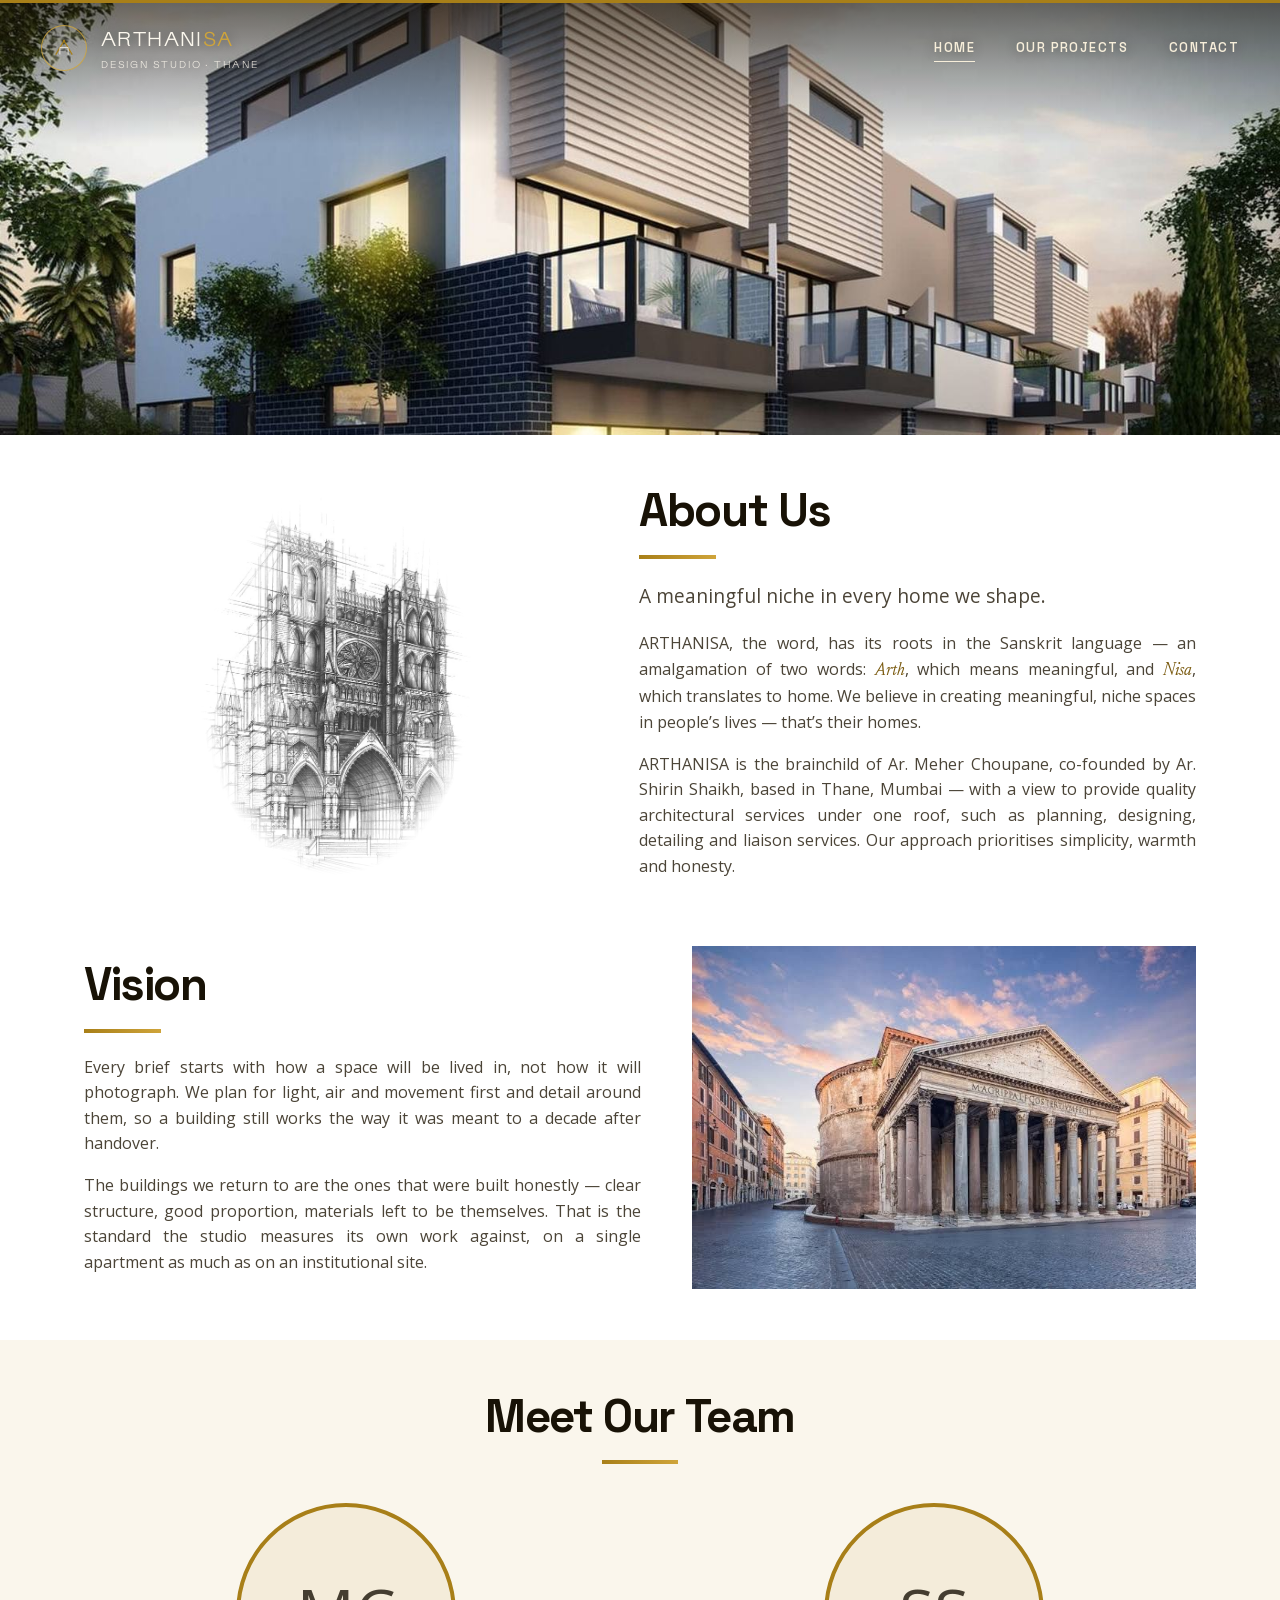
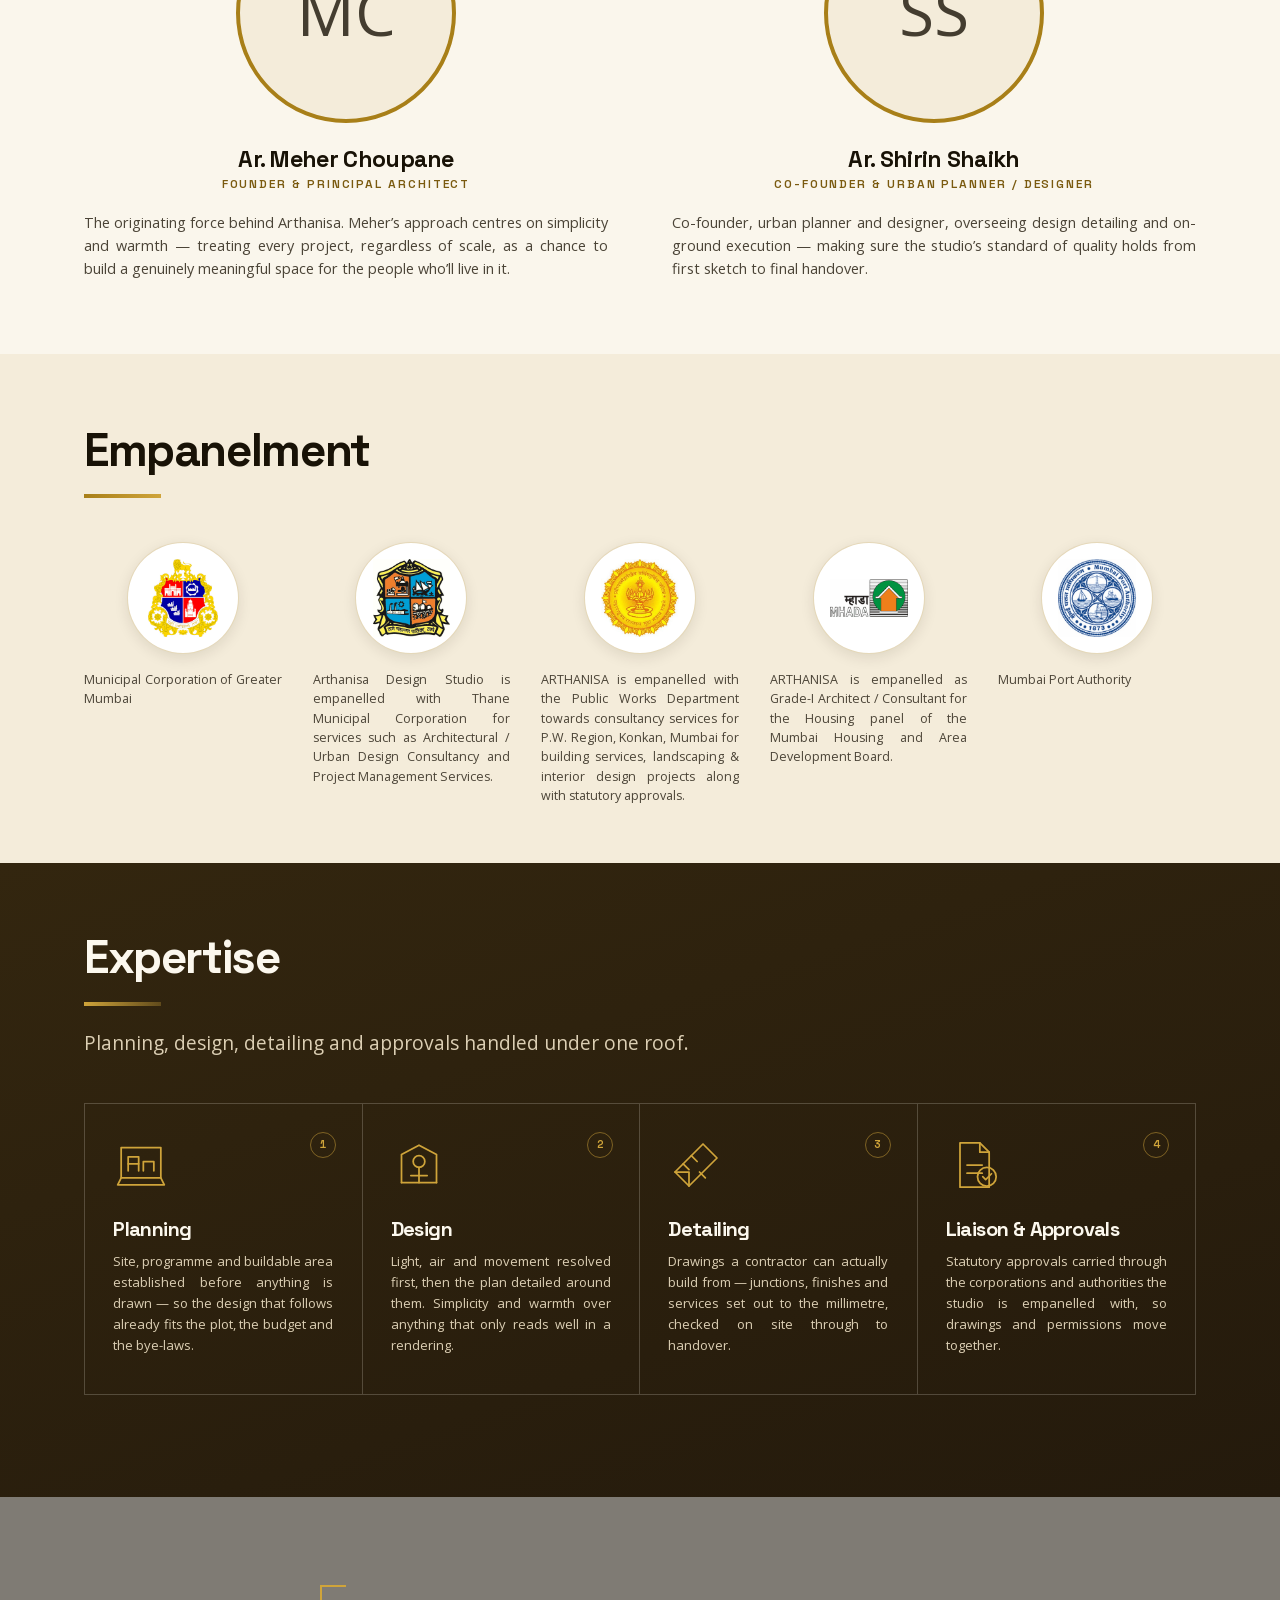
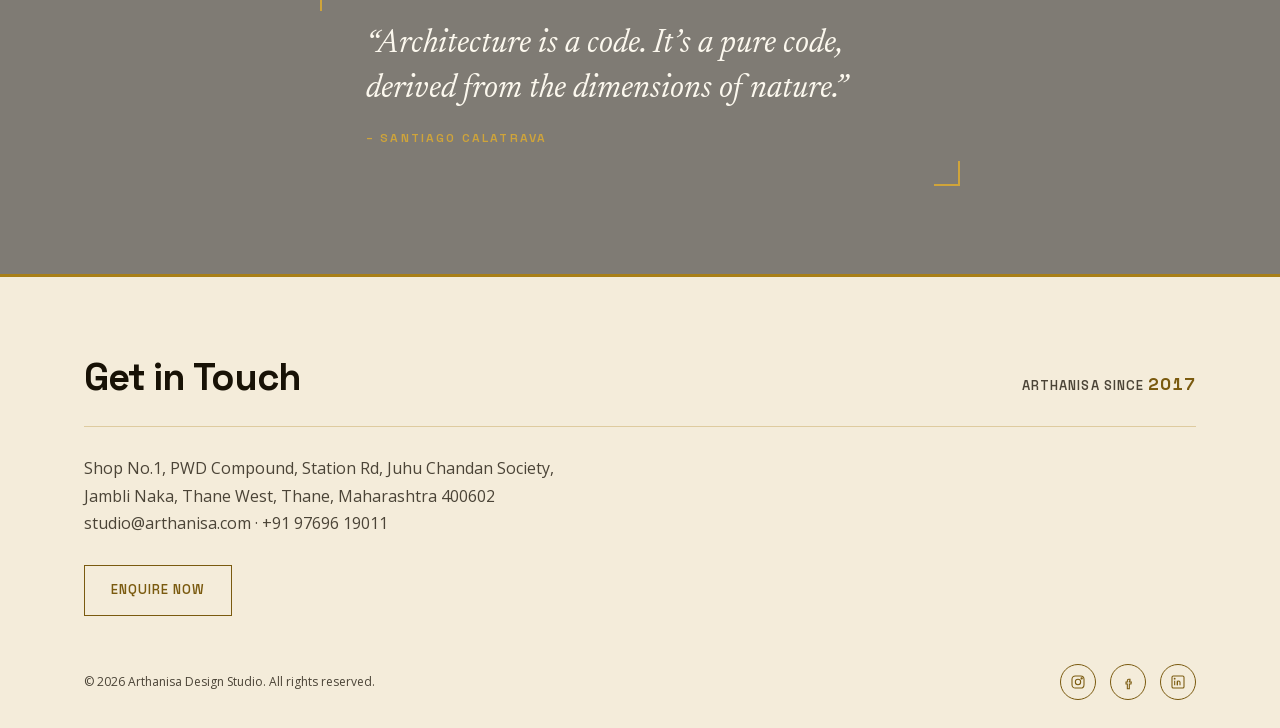
<file: index.html>
<!DOCTYPE html>
<html lang="en">
<head>
<meta charset="UTF-8">
<meta name="viewport" content="width=device-width, initial-scale=1.0">
<title>Arthanisa Design Studio — Architecture &amp; Interior Design, Thane</title>
<meta name="description" content="Arthanisa Design Studio is an architecture and interior design practice in Thane, Mumbai, led by Ar. Meher Choupane &amp; Ar. Shirin Shaikh. Planning, design, detailing and liaison services under one roof.">

<!-- ⚠️ ONE FIND-AND-REPLACE TO DO BEFORE PUBLISHING ⚠️
     Replace every https://REPLACE-WITH-YOUR-DOMAIN with the real
     live address (e.g. https://arthanisa.com or the github.io URL)
     in all three pages. Open Graph and canonical tags must be
     ABSOLUTE URLs — a relative og:image gives a blank preview when
     the link is shared on WhatsApp or LinkedIn. -->
<link rel="canonical" href="https://REPLACE-WITH-YOUR-DOMAIN/index.html">
<meta property="og:type" content="website">
<meta property="og:site_name" content="Arthanisa Design Studio">
<meta property="og:title" content="Arthanisa Design Studio — Architecture &amp; Interior Design, Thane">
<meta property="og:description" content="Planning, design, detailing and liaison services under one roof — architecture and interior design in Thane and Mumbai.">
<meta property="og:url" content="https://REPLACE-WITH-YOUR-DOMAIN/index.html">
<meta property="og:image" content="https://REPLACE-WITH-YOUR-DOMAIN/hero-townhouse.jpg">
<meta name="twitter:card" content="summary_large_image">
<meta name="theme-color" content="#241A0C">

<link rel="icon" type="image/svg+xml" href="favicon.svg">
<link rel="preload" href="SpaceGrotesk-Bold.woff" as="font" type="font/woff" crossorigin>
<link rel="preload" href="OpenSans-Regular.woff" as="font" type="font/woff" crossorigin>
<link rel="preload" href="Absans-Logo.woff" as="font" type="font/woff" crossorigin>
<link rel="preload" href="NewsreaderText-Italic.woff" as="font" type="font/woff" crossorigin>
<script>document.documentElement.classList.add('js');</script>
<link rel="stylesheet" href="style.css?v=37">
</head>
<body class="home">

<a class="skip-link" href="#main">Skip to content</a>

<!-- ================= HEADER ================= -->
<header class="site-header">
  <div class="wrap">
    <a href="index.html" class="logo">
      <span class="logo-badge">
        <svg class="logo-mark" viewBox="0 0 40 40" fill="none" xmlns="http://www.w3.org/2000/svg" aria-hidden="true">
          <path d="M5 32 L20 7 L35 32" stroke="#A87F18" stroke-width="2"/>
          <path d="M12.5 32 V19 H27.5 V32" stroke="#181206" stroke-width="1.4" data-stroke="ink"/>
          <circle cx="20" cy="7" r="2.1" fill="#A87F18"/>
        </svg>
      </span>
      <span>
        <span class="logo-word">ARTHANI<em>SA</em></span>
        <span class="logo-sub">Design Studio · Thane</span>
      </span>
    </a>

    <div class="nav-menu">
      <ul class="nav-links" id="nav-links">
        <li class="nav-panel-head">Arthanisa Design Studio</li>
        <li><a href="index.html" aria-current="page">Home</a></li>
        <li><a href="projects.html">Our Projects</a></li>
        <li class="nav-subitem"><a href="projects.html?filter=architecture">Architecture</a></li>
        <li class="nav-subitem"><a href="projects.html?filter=interior">Interior</a></li>
        <li class="nav-subitem"><a href="projects.html?filter=liaison">Liaison</a></li>
        <li class="nav-subitem"><a href="projects.html?filter=concepts">Concepts</a></li>
        <li><a href="contact.html">Contact</a></li>
      </ul>
      <button class="nav-toggle" aria-label="Menu" aria-expanded="false" aria-controls="nav-links">
        <span></span><span></span><span></span>
      </button>
    </div>
  </div>
</header>

<main id="main">

<!-- ================= HERO =================
     Banner-height photo band. The h1 is visually hidden because the
     design carries no hero text, but the page still needs exactly one
     h1 for search engines and screen readers. -->
<section class="hero">
  <h1 class="sr-only">Arthanisa Design Studio — architecture and interior design in Thane, Mumbai</h1>
  <img class="hero-photo"
       src="hero-townhouse.jpg"
       srcset="hero-townhouse-900.jpg 900w, hero-townhouse.jpg 1600w"
       sizes="100vw"
       width="1600" height="890"
       fetchpriority="high"
       alt="Modern townhouse residence with balconies at dusk">
</section>

<!-- ================= ABOUT =================
     Borderless soft-grey block: drawing on the left, copy on the right. -->
<section class="section section--about">
  <div class="wrap">
    <div class="feature-band">
      <div class="feature-band__media">
        <img src="about-sketch.jpg" width="600" height="843"
             alt="Architectural line-art sketch of a Gothic cathedral facade" loading="lazy">
      </div>
      <div class="feature-band__body">
        <h2 class="band-title">About Us</h2>
        <p class="band-lead">A meaningful niche in every home we shape.</p>
        <p>ARTHANISA, the word, has its roots in the Sanskrit language — an amalgamation of two words: <em>Arth</em>, which means meaningful, and <em>Nisa</em>, which translates to home. We believe in creating meaningful, niche spaces in people&rsquo;s lives — that&rsquo;s their homes.</p>
        <p>ARTHANISA is the brainchild of Ar. Meher Choupane, co-founded by Ar. Shirin Shaikh, based in Thane, Mumbai — with a view to provide quality architectural services under one roof, such as planning, designing, detailing and liaison services. Our approach prioritises simplicity, warmth and honesty.</p>
      </div>
    </div>
  </div>
</section>

<!-- ================= VISION =================
     Same borderless block, mirrored, photo contained rather than
     bleeding edge to edge. -->
<section class="section section--vision">
  <div class="wrap">
    <div class="feature-band feature-band--flip">
      <div class="feature-band__media">
        <img src="vision-pantheon.jpg" width="672" height="457"
             alt="The Pantheon in Rome at dawn, its portico and rotunda seen from the piazza" loading="lazy">
      </div>
      <div class="feature-band__body">
        <h2 class="band-title">Vision</h2>
        <p>Every brief starts with how a space will be lived in, not how it will photograph. We plan for light, air and movement first and detail around them, so a building still works the way it was meant to a decade after handover.</p>
        <p>The buildings we return to are the ones that were built honestly — clear structure, good proportion, materials left to be themselves. That is the standard the studio measures its own work against, on a single apartment as much as on an institutional site.</p>
      </div>
    </div>
  </div>
</section>

<!-- ================= MEET THE TEAM =================
     TODO (client): replace the initials placeholders with real
     portraits — <img src="..." alt="Ar. Meher Choupane"> inside
     .founder-photo. The CSS already handles the crop. -->
<section class="section section--team">
  <div class="wrap">
    <h2 class="band-title team-title">Meet Our Team</h2>

    <div class="founders">
      <div class="founder">
        <div class="founder-photo"><span class="initials" aria-hidden="true">MC</span></div>
        <h3>Ar. Meher Choupane</h3>
        <span class="role">Founder &amp; Principal Architect</span>
        <p>The originating force behind Arthanisa. Meher&rsquo;s approach centres on simplicity and warmth — treating every project, regardless of scale, as a chance to build a genuinely meaningful space for the people who&rsquo;ll live in it.</p>
      </div>
      <div class="founder">
        <div class="founder-photo"><span class="initials" aria-hidden="true">SS</span></div>
        <h3>Ar. Shirin Shaikh</h3>
        <span class="role">Co-Founder &amp; Urban Planner / Designer</span>
        <p>Co-founder, urban planner and designer, overseeing design detailing and on-ground execution — making sure the studio&rsquo;s standard of quality holds from first sketch to final handover.</p>
      </div>
    </div>
  </div>
</section>

<!-- ================= EMPANELMENT =================
     Fixed-size badges in a grid, so a logo is the same size and in
     the same place relative to its caption on every device. -->
<section class="section section--tight section--empanelment">
  <div class="wrap">
    <h2 class="band-title">Empanelment</h2>
    <div class="empanelment-grid">
      <div class="empanelment-item">
        <span class="empanelment-badge"><img src="logo-mcgm.png" width="214" height="240" alt="Municipal Corporation of Greater Mumbai logo" loading="lazy"></span>
        <span class="caption">Municipal Corporation of Greater Mumbai</span>
      </div>
      <div class="empanelment-item">
        <span class="empanelment-badge"><img src="logo-tmc.png" width="238" height="240" alt="Thane Municipal Corporation logo" loading="lazy"></span>
        <span class="caption">Arthanisa Design Studio is empanelled with Thane Municipal Corporation for services such as Architectural / Urban Design Consultancy and Project Management Services.</span>
      </div>
      <div class="empanelment-item">
        <span class="empanelment-badge"><img src="logo-pwd.png" width="240" height="239" alt="Public Works Department, Government of Maharashtra emblem" loading="lazy"></span>
        <span class="caption">ARTHANISA is empanelled with the Public Works Department towards consultancy services for P.W. Region, Konkan, Mumbai for building services, landscaping &amp; interior design projects along with statutory approvals.</span>
      </div>
      <div class="empanelment-item">
        <span class="empanelment-badge"><img src="logo-mhada.png" width="240" height="116" alt="MHADA logo" loading="lazy"></span>
        <span class="caption">ARTHANISA is empanelled as Grade-I Architect / Consultant for the Housing panel of the Mumbai Housing and Area Development Board.</span>
      </div>
      <div class="empanelment-item">
        <span class="empanelment-badge"><img src="logo-mbpa.png" width="238" height="240" alt="Mumbai Port Authority logo" loading="lazy"></span>
        <span class="caption">Mumbai Port Authority</span>
      </div>
    </div>
  </div>
</section>

<!-- ================= EXPERTISE =================
     Built from the four services named in the About copy. Swap the
     titles and copy when the client supplies the final services list. -->
<section class="section section--expertise">
  <div class="wrap">
    <h2 class="band-title">Expertise</h2>
    <p class="band-lead">Planning, design, detailing and approvals handled under one roof.</p>

    <div class="expertise-grid">
      <div class="expertise-card">
        <span class="expertise-num" aria-hidden="true">1</span>
        <span class="expertise-ico" aria-hidden="true">
          <svg viewBox="0 0 48 48" fill="none" stroke="currentColor" stroke-width="1.5" stroke-linecap="round" stroke-linejoin="round">
            <rect x="7" y="9" width="34" height="26"/>
            <path d="M7 35 4 41h40l-3-6"/>
            <path d="M13 29V17h9v12M26 29V21h9v8"/>
            <path d="M13 23h9"/>
          </svg>
        </span>
        <h3>Planning</h3>
        <p>Site, programme and buildable area established before anything is drawn — so the design that follows already fits the plot, the budget and the bye-laws.</p>
      </div>

      <div class="expertise-card">
        <span class="expertise-num" aria-hidden="true">2</span>
        <span class="expertise-ico" aria-hidden="true">
          <svg viewBox="0 0 48 48" fill="none" stroke="currentColor" stroke-width="1.5" stroke-linecap="round" stroke-linejoin="round">
            <path d="M9 39V15l15-8 15 8v24"/>
            <path d="M9 39h30"/>
            <circle cx="24" cy="21" r="5"/>
            <path d="M24 26v13"/>
            <path d="M17 33h14"/>
          </svg>
        </span>
        <h3>Design</h3>
        <p>Light, air and movement resolved first, then the plan detailed around them. Simplicity and warmth over anything that only reads well in a rendering.</p>
      </div>

      <div class="expertise-card">
        <span class="expertise-num" aria-hidden="true">3</span>
        <span class="expertise-ico" aria-hidden="true">
          <svg viewBox="0 0 48 48" fill="none" stroke="currentColor" stroke-width="1.5" stroke-linecap="round" stroke-linejoin="round">
            <path d="M6 30 30 6l12 12L18 42Z"/>
            <path d="M13 23l5 5M20 16l5 5M27 30l5 5"/>
            <path d="M6 30h12v12"/>
          </svg>
        </span>
        <h3>Detailing</h3>
        <p>Drawings a contractor can actually build from — junctions, finishes and services set out to the millimetre, checked on site through to handover.</p>
      </div>

      <div class="expertise-card">
        <span class="expertise-num" aria-hidden="true">4</span>
        <span class="expertise-ico" aria-hidden="true">
          <svg viewBox="0 0 48 48" fill="none" stroke="currentColor" stroke-width="1.5" stroke-linecap="round" stroke-linejoin="round">
            <path d="M12 5h17l8 8v30H12Z"/>
            <path d="M29 5v8h8"/>
            <path d="M18 24h13M18 31h13"/>
            <circle cx="35" cy="34" r="8"/>
            <path d="M31.5 34l2.5 2.5 5-5"/>
          </svg>
        </span>
        <h3>Liaison &amp; Approvals</h3>
        <p>Statutory approvals carried through the corporations and authorities the studio is empanelled with, so drawings and permissions move together.</p>
      </div>
    </div>
  </div>
</section>

<!-- ================= QUOTE =================
     The photo is a fixed background (see style.css) so it holds still
     while this band scrolls over it. Behaviour unchanged — only the
     band height and type size are smaller than before.
     TODO (client): confirm the wording and attribution of this quote. -->
<section class="quote-band">
  <div class="quote-band__overlay"></div>
  <blockquote class="quote-band__text">
    <p>&ldquo;Architecture is a code. It&rsquo;s a pure code, derived from the dimensions of nature.&rdquo;</p>
    <span>&ndash; Santiago Calatrava</span>
  </blockquote>
</section>

</main>

<!-- ================= FOOTER (identical on all three pages) ================= -->
<footer class="home-footer">
  <div class="wrap">
    <div class="footer-head">
      <h2>Get in Touch</h2>
      <div class="since">Arthanisa since <b>2017</b></div>
    </div>
    <address>
      Shop No.1, PWD Compound, Station Rd, Juhu Chandan Society,<br>
      Jambli Naka, Thane West, Thane, Maharashtra 400602<br>
      <a href="mailto:studio@arthanisa.com">studio@arthanisa.com</a> &middot; <a href="tel:+919769619011">+91 97696 19011</a>
    </address>
    <a href="contact.html" class="btn">Enquire Now</a>

    <div class="legal-row">
      <div class="legal-links">
        <!-- The Privacy policy / Terms links were pointing at "#!" and going
             nowhere. They're removed rather than left broken. Put them back
             once the two pages exist:
             <a href="privacy.html">Privacy policy</a>
             <a href="terms.html">Terms &amp; Conditions</a>
             A privacy notice is worth doing soon — the enquiry form collects
             name, email and phone. -->
        <span class="copyright">&copy; <span id="year">2026</span> Arthanisa Design Studio. All rights reserved.</span>
      </div>
      <!-- TODO (client): real profile URLs. Currently placeholders. -->
      <div class="social-icons">
        <a href="#" aria-label="Instagram"><svg viewBox="0 0 24 24" fill="none" stroke="currentColor" stroke-width="1.6" aria-hidden="true"><rect x="3" y="3" width="18" height="18" rx="5"/><circle cx="12" cy="12" r="4"/><circle cx="17.5" cy="6.5" r="1"/></svg></a>
        <a href="#" aria-label="Facebook"><svg viewBox="0 0 24 24" fill="none" stroke="currentColor" stroke-width="1.6" aria-hidden="true"><path d="M15 8h-2a2 2 0 0 0-2 2v2H9v3h2v7h3v-7h2.5l.5-3H14v-1.5a.5.5 0 0 1 .5-.5H15V8Z"/></svg></a>
        <a href="#" aria-label="LinkedIn"><svg viewBox="0 0 24 24" fill="none" stroke="currentColor" stroke-width="1.6" aria-hidden="true"><rect x="3" y="3" width="18" height="18" rx="2"/><line x1="7" y1="10" x2="7" y2="17"/><circle cx="7" cy="7" r=".6" fill="currentColor"/><path d="M11 17v-4.5a2 2 0 0 1 4 0V17"/><line x1="11" y1="10" x2="11" y2="17"/></svg></a>
      </div>
    </div>
  </div>
</footer>

<!-- Local-business structured data: the single highest-value SEO
     addition for a studio that wants to be found in Thane. -->
<script type="application/ld+json">
{
  "@context": "https://schema.org",
  "@type": "ArchitecturalService",
  "name": "Arthanisa Design Studio",
  "description": "Architecture and interior design practice in Thane, Mumbai. Planning, design, detailing and liaison services.",
  "url": "https://REPLACE-WITH-YOUR-DOMAIN/",
  "logo": "https://REPLACE-WITH-YOUR-DOMAIN/favicon.svg",
  "image": "https://REPLACE-WITH-YOUR-DOMAIN/hero-townhouse.jpg",
  "email": "studio@arthanisa.com",
  "telephone": "+91-97696-19011",
  "foundingDate": "2017",
  "address": {
    "@type": "PostalAddress",
    "streetAddress": "Shop No.1, PWD Compound, Station Rd, Juhu Chandan Society, Jambli Naka",
    "addressLocality": "Thane West",
    "addressRegion": "Maharashtra",
    "postalCode": "400602",
    "addressCountry": "IN"
  },
  "openingHoursSpecification": [{
    "@type": "OpeningHoursSpecification",
    "dayOfWeek": ["Monday","Tuesday","Wednesday","Thursday","Friday","Saturday"],
    "opens": "10:00",
    "closes": "19:00"
  }],
  "areaServed": ["Thane","Mumbai","Navi Mumbai","Kalyan"]
}
</script>

<script src="script.js?v=37"></script>
</body>
</html>
</file>
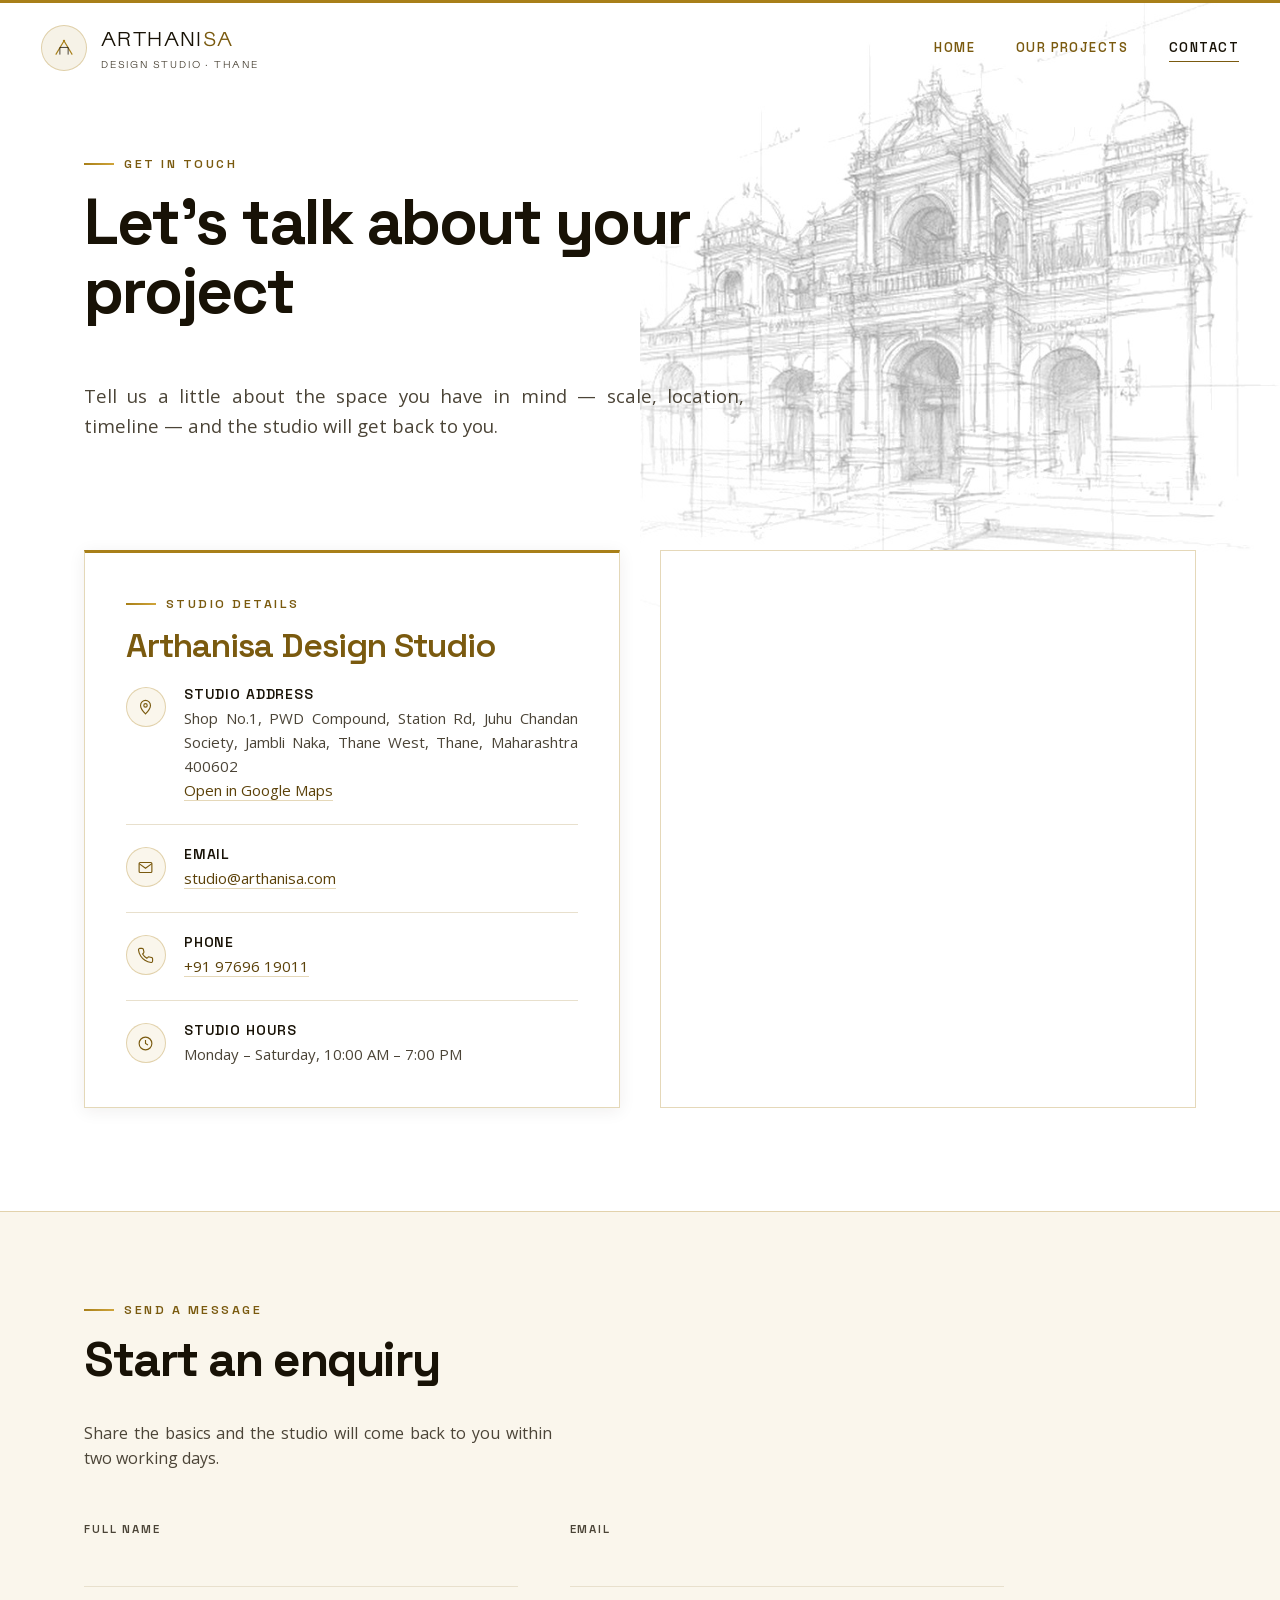
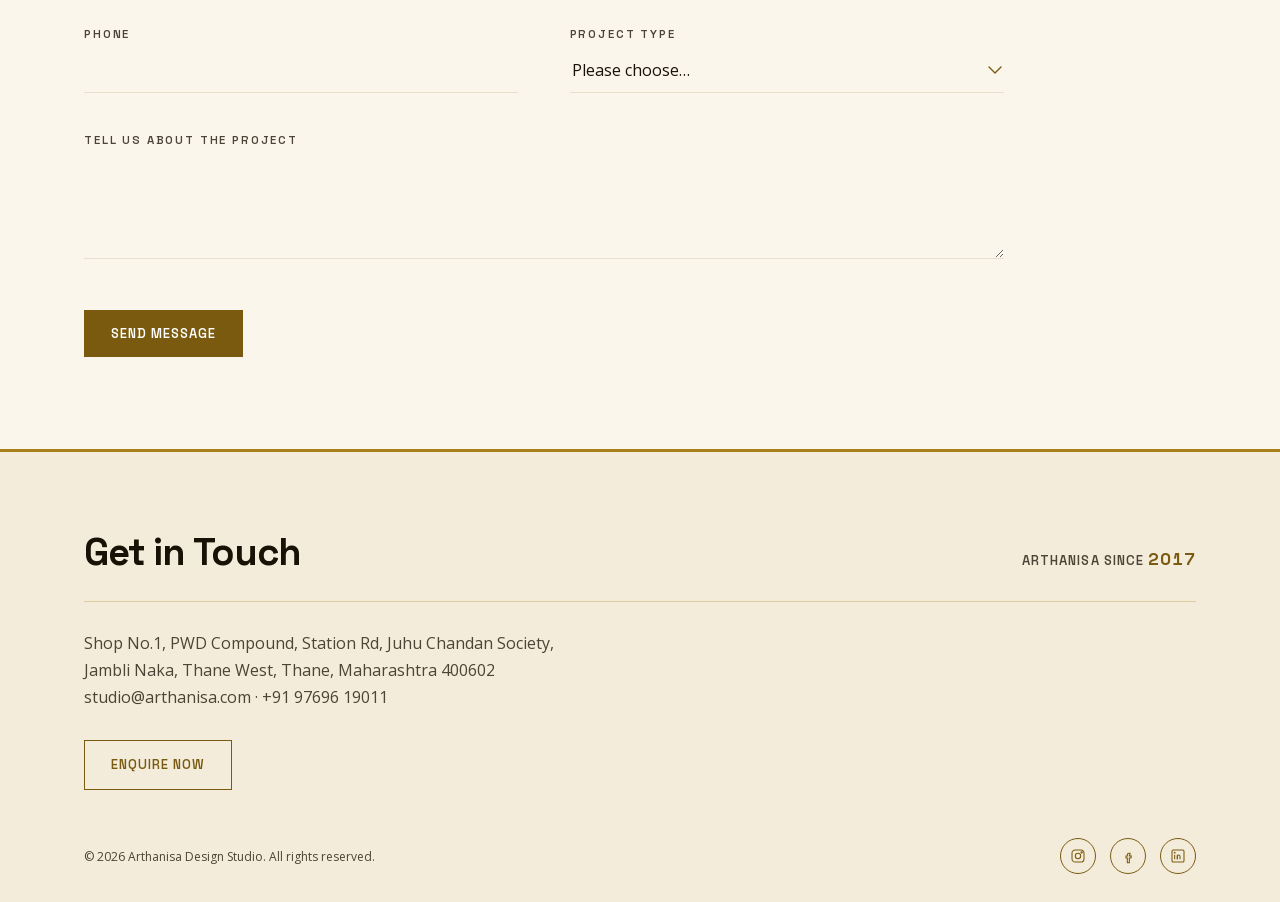
<file: contact.html>
<!DOCTYPE html>
<html lang="en">
<head>
<meta charset="UTF-8">
<meta name="viewport" content="width=device-width, initial-scale=1.0">
<title>Contact — Arthanisa Design Studio</title>
<meta name="description" content="Get in touch with Arthanisa Design Studio, Thane — for architecture, interior design, planning and liaison services.">

<!-- ⚠️ Replace every https://REPLACE-WITH-YOUR-DOMAIN before publishing. -->
<link rel="canonical" href="https://REPLACE-WITH-YOUR-DOMAIN/contact.html">
<meta property="og:type" content="website">
<meta property="og:site_name" content="Arthanisa Design Studio">
<meta property="og:title" content="Contact — Arthanisa Design Studio">
<meta property="og:description" content="Get in touch with Arthanisa Design Studio, Thane — for architecture, interior design, planning and liaison services.">
<meta property="og:url" content="https://REPLACE-WITH-YOUR-DOMAIN/contact.html">
<meta property="og:image" content="https://REPLACE-WITH-YOUR-DOMAIN/hero-townhouse.jpg">
<meta name="twitter:card" content="summary_large_image">
<meta name="theme-color" content="#241A0C">

<link rel="icon" type="image/svg+xml" href="favicon.svg">
<link rel="preload" href="SpaceGrotesk-Bold.woff" as="font" type="font/woff" crossorigin>
<link rel="preload" href="OpenSans-Regular.woff" as="font" type="font/woff" crossorigin>
<link rel="preload" href="Absans-Logo.woff" as="font" type="font/woff" crossorigin>
<script>document.documentElement.classList.add('js');</script>
<link rel="stylesheet" href="style.css?v=37">
</head>
<body class="contact-page">

<a class="skip-link" href="#main">Skip to content</a>

<!-- decorative drafting sheet behind the hero and the address/map row -->
<div class="sheet-backdrop" aria-hidden="true">
  <img src="contact-sketch.jpg" width="1000" height="754" alt="">
</div>

<!-- ================= HEADER ================= -->
<header class="site-header">
  <div class="wrap">
    <a href="index.html" class="logo">
      <span class="logo-badge">
        <svg class="logo-mark" viewBox="0 0 40 40" fill="none" xmlns="http://www.w3.org/2000/svg" aria-hidden="true">
          <path d="M5 32 L20 7 L35 32" stroke="#A87F18" stroke-width="2"/>
          <path d="M12.5 32 V19 H27.5 V32" stroke="#181206" stroke-width="1.4" data-stroke="ink"/>
          <circle cx="20" cy="7" r="2.1" fill="#A87F18"/>
        </svg>
      </span>
      <span>
        <span class="logo-word">ARTHANI<em>SA</em></span>
        <span class="logo-sub">Design Studio · Thane</span>
      </span>
    </a>
    <div class="nav-menu">
      <ul class="nav-links" id="nav-links">
        <li class="nav-panel-head">Arthanisa Design Studio</li>
        <li><a href="index.html">Home</a></li>
        <li><a href="projects.html">Our Projects</a></li>
        <li class="nav-subitem"><a href="projects.html?filter=architecture">Architecture</a></li>
        <li class="nav-subitem"><a href="projects.html?filter=interior">Interior</a></li>
        <li class="nav-subitem"><a href="projects.html?filter=liaison">Liaison</a></li>
        <li class="nav-subitem"><a href="projects.html?filter=concepts">Concepts</a></li>
        <li><a href="contact.html" aria-current="page">Contact</a></li>
      </ul>
      <button class="nav-toggle" aria-label="Menu" aria-expanded="false" aria-controls="nav-links">
        <span></span><span></span><span></span>
      </button>
    </div>
  </div>
</header>

<main id="main">

<!-- ================= PAGE HERO ================= -->
<section class="page-hero">
  <div class="wrap">
    <p class="eyebrow">Get in touch</p>
    <h1>Let&rsquo;s talk about your project</h1>
    <p class="lede">Tell us a little about the space you have in mind — scale, location, timeline — and the studio will get back to you.</p>
  </div>
</section>

<!-- ================= ADDRESS + MAP ================= -->
<section class="section contact-top">
  <div class="wrap">
    <div class="contact-split">

      <div class="contact-card">
        <p class="eyebrow">Studio details</p>
        <h2 class="studio-name">Arthanisa Design Studio</h2>

        <div class="info-row">
          <span class="info-ico"><svg class="ico" viewBox="0 0 24 24" fill="none" stroke="currentColor" stroke-width="1.6" aria-hidden="true"><path d="M12 21s7-7.2 7-12a7 7 0 1 0-14 0c0 4.8 7 12 7 12Z"/><circle cx="12" cy="9" r="2.4"/></svg></span>
          <div>
            <h4>Studio address</h4>
            <p>Shop No.1, PWD Compound, Station Rd, Juhu Chandan Society, Jambli Naka, Thane West, Thane, Maharashtra 400602<br>
            <a href="https://www.google.com/maps/search/?api=1&amp;query=Arthanisa+Design+Studio,+Shop+No.1,+PWD+Compound,+Station+Rd,+Juhu+Chandan+Society,+Jambli+Naka,+Thane+West,+Thane,+Maharashtra+400602" target="_blank" rel="noopener">Open in Google Maps</a></p>
          </div>
        </div>

        <div class="info-row">
          <span class="info-ico"><svg class="ico" viewBox="0 0 24 24" fill="none" stroke="currentColor" stroke-width="1.6" aria-hidden="true"><path d="M3 6.5 12 13l9-6.5"/><rect x="3" y="5" width="18" height="14" rx="1.4"/></svg></span>
          <div>
            <h4>Email</h4>
            <p><a href="mailto:studio@arthanisa.com">studio@arthanisa.com</a></p>
          </div>
        </div>

        <div class="info-row">
          <span class="info-ico"><svg class="ico" viewBox="0 0 24 24" fill="none" stroke="currentColor" stroke-width="1.6" aria-hidden="true"><path d="M22 16.9v3a2 2 0 0 1-2.2 2 19.8 19.8 0 0 1-8.6-3.1 19.5 19.5 0 0 1-6-6 19.8 19.8 0 0 1-3.1-8.7A2 2 0 0 1 4.1 2h3a2 2 0 0 1 2 1.7c.1.9.3 1.8.6 2.7a2 2 0 0 1-.5 2.1L7.9 9.9a16 16 0 0 0 6 6l1.4-1.3a2 2 0 0 1 2.1-.5c.9.3 1.8.5 2.7.6a2 2 0 0 1 1.9 2.2Z"/></svg></span>
          <div>
            <h4>Phone</h4>
            <p><a href="tel:+919769619011">+91 97696 19011</a></p>
          </div>
        </div>

        <div class="info-row">
          <span class="info-ico"><svg class="ico" viewBox="0 0 24 24" fill="none" stroke="currentColor" stroke-width="1.6" aria-hidden="true"><circle cx="12" cy="12" r="9"/><path d="M12 7v5l3.5 2"/></svg></span>
          <div>
            <h4>Studio hours</h4>
            <p>Monday &ndash; Saturday, 10:00 AM &ndash; 7:00 PM</p>
          </div>
        </div>
      </div>

      <div class="map-wrap">
        <iframe
          src="https://www.google.com/maps?q=Arthanisa+Design+Studio,+Shop+No.1,+PWD+Compound,+Station+Rd,+Juhu+Chandan+Society,+Jambli+Naka,+Thane+West,+Thane,+Maharashtra+400602&amp;output=embed"
          loading="lazy"
          referrerpolicy="no-referrer-when-downgrade"
          title="Map showing the location of Arthanisa Design Studio in Thane West"></iframe>
      </div>

    </div>
  </div>
</section>

<!-- ================= ENQUIRY FORM =================
     LIVE. The Web3Forms key below is registered to
     yashrajchavan5143@gmail.com, so submissions arrive there. With
     Web3Forms the recipient is whichever address the key belongs to —
     there is no "to" field to set here. To add the studio's own inbox,
     link it as a second address in the Web3Forms dashboard.

     The key is meant to sit in public HTML; that's how the service
     works. The hidden botcheck field below is what stops bots.

     A Google Sheet log can run alongside this — see
     _setup/README-form-setup.txt. Not set up yet.

     The field name="" attributes are the labels that appear in the
     email, which is why they read as plain English rather than
     "name" / "msg". Don't rename botcheck or access_key. -->
<section class="enquiry-band">
  <div class="wrap">
    <p class="eyebrow">Send a message</p>
    <h2>Start an enquiry</h2>
    <p class="enquiry-lede">Share the basics and the studio will come back to you within two working days.</p>

    <form id="contact-form" class="enquiry-form"
          action="https://api.web3forms.com/submit" method="POST">

      <input type="hidden" name="access_key" value="dd272ea1-6050-4b28-8205-952ae84c1215">
      <input type="hidden" name="from_name" value="Arthanisa website">
      <!-- fallback subject; script.js replaces it with one that names
           the project type and the enquirer, so the inbox sorts itself -->
      <input type="hidden" name="subject" value="New enquiry from the Arthanisa website">

      <div class="form-field">
        <label for="name">Full name</label>
        <input type="text" id="name" name="Full Name" autocomplete="name" required>
      </div>
      <div class="form-field">
        <label for="email">Email</label>
        <input type="email" id="email" name="Email Address" autocomplete="email" required>
      </div>
      <div class="form-field">
        <label for="phone">Phone</label>
        <input type="tel" id="phone" name="Phone Number" autocomplete="tel" inputmode="tel">
      </div>
      <div class="form-field">
        <label for="project">Project type</label>
        <select id="project" name="Project Type">
          <option value="">Please choose…</option>
          <option>Residential</option>
          <option>Commercial</option>
          <option>Interior Design</option>
          <option>Institutional</option>
          <option>Other</option>
        </select>
      </div>
      <div class="form-field form-field--wide">
        <label for="message">Tell us about the project</label>
        <textarea id="message" name="Message" required></textarea>
      </div>

      <!-- spam trap: hidden from people, filled in by bots -->
      <div class="hp-field" aria-hidden="true">
        <label for="botcheck">Leave this field empty</label>
        <input type="checkbox" id="botcheck" name="botcheck" tabindex="-1">
      </div>

      <div class="form-actions">
        <button type="submit" class="btn btn--solid">Send Message</button>
        <p class="form-status" id="form-status" role="status" hidden></p>
      </div>
    </form>
  </div>
</section>

</main>

<!-- ================= FOOTER (identical on all three pages) ================= -->
<footer class="home-footer">
  <div class="wrap">
    <div class="footer-head">
      <h2>Get in Touch</h2>
      <div class="since">Arthanisa since <b>2017</b></div>
    </div>
    <address>
      Shop No.1, PWD Compound, Station Rd, Juhu Chandan Society,<br>
      Jambli Naka, Thane West, Thane, Maharashtra 400602<br>
      <a href="mailto:studio@arthanisa.com">studio@arthanisa.com</a> &middot; <a href="tel:+919769619011">+91 97696 19011</a>
    </address>
    <a href="contact.html" class="btn">Enquire Now</a>

    <div class="legal-row">
      <div class="legal-links">
        <span class="copyright">&copy; <span id="year">2026</span> Arthanisa Design Studio. All rights reserved.</span>
      </div>
      <div class="social-icons">
        <a href="#" aria-label="Instagram"><svg viewBox="0 0 24 24" fill="none" stroke="currentColor" stroke-width="1.6" aria-hidden="true"><rect x="3" y="3" width="18" height="18" rx="5"/><circle cx="12" cy="12" r="4"/><circle cx="17.5" cy="6.5" r="1"/></svg></a>
        <a href="#" aria-label="Facebook"><svg viewBox="0 0 24 24" fill="none" stroke="currentColor" stroke-width="1.6" aria-hidden="true"><path d="M15 8h-2a2 2 0 0 0-2 2v2H9v3h2v7h3v-7h2.5l.5-3H14v-1.5a.5.5 0 0 1 .5-.5H15V8Z"/></svg></a>
        <a href="#" aria-label="LinkedIn"><svg viewBox="0 0 24 24" fill="none" stroke="currentColor" stroke-width="1.6" aria-hidden="true"><rect x="3" y="3" width="18" height="18" rx="2"/><line x1="7" y1="10" x2="7" y2="17"/><circle cx="7" cy="7" r=".6" fill="currentColor"/><path d="M11 17v-4.5a2 2 0 0 1 4 0V17"/><line x1="11" y1="10" x2="11" y2="17"/></svg></a>
      </div>
    </div>
  </div>
</footer>

<script src="script.js?v=37"></script>
</body>
</html>
</file>
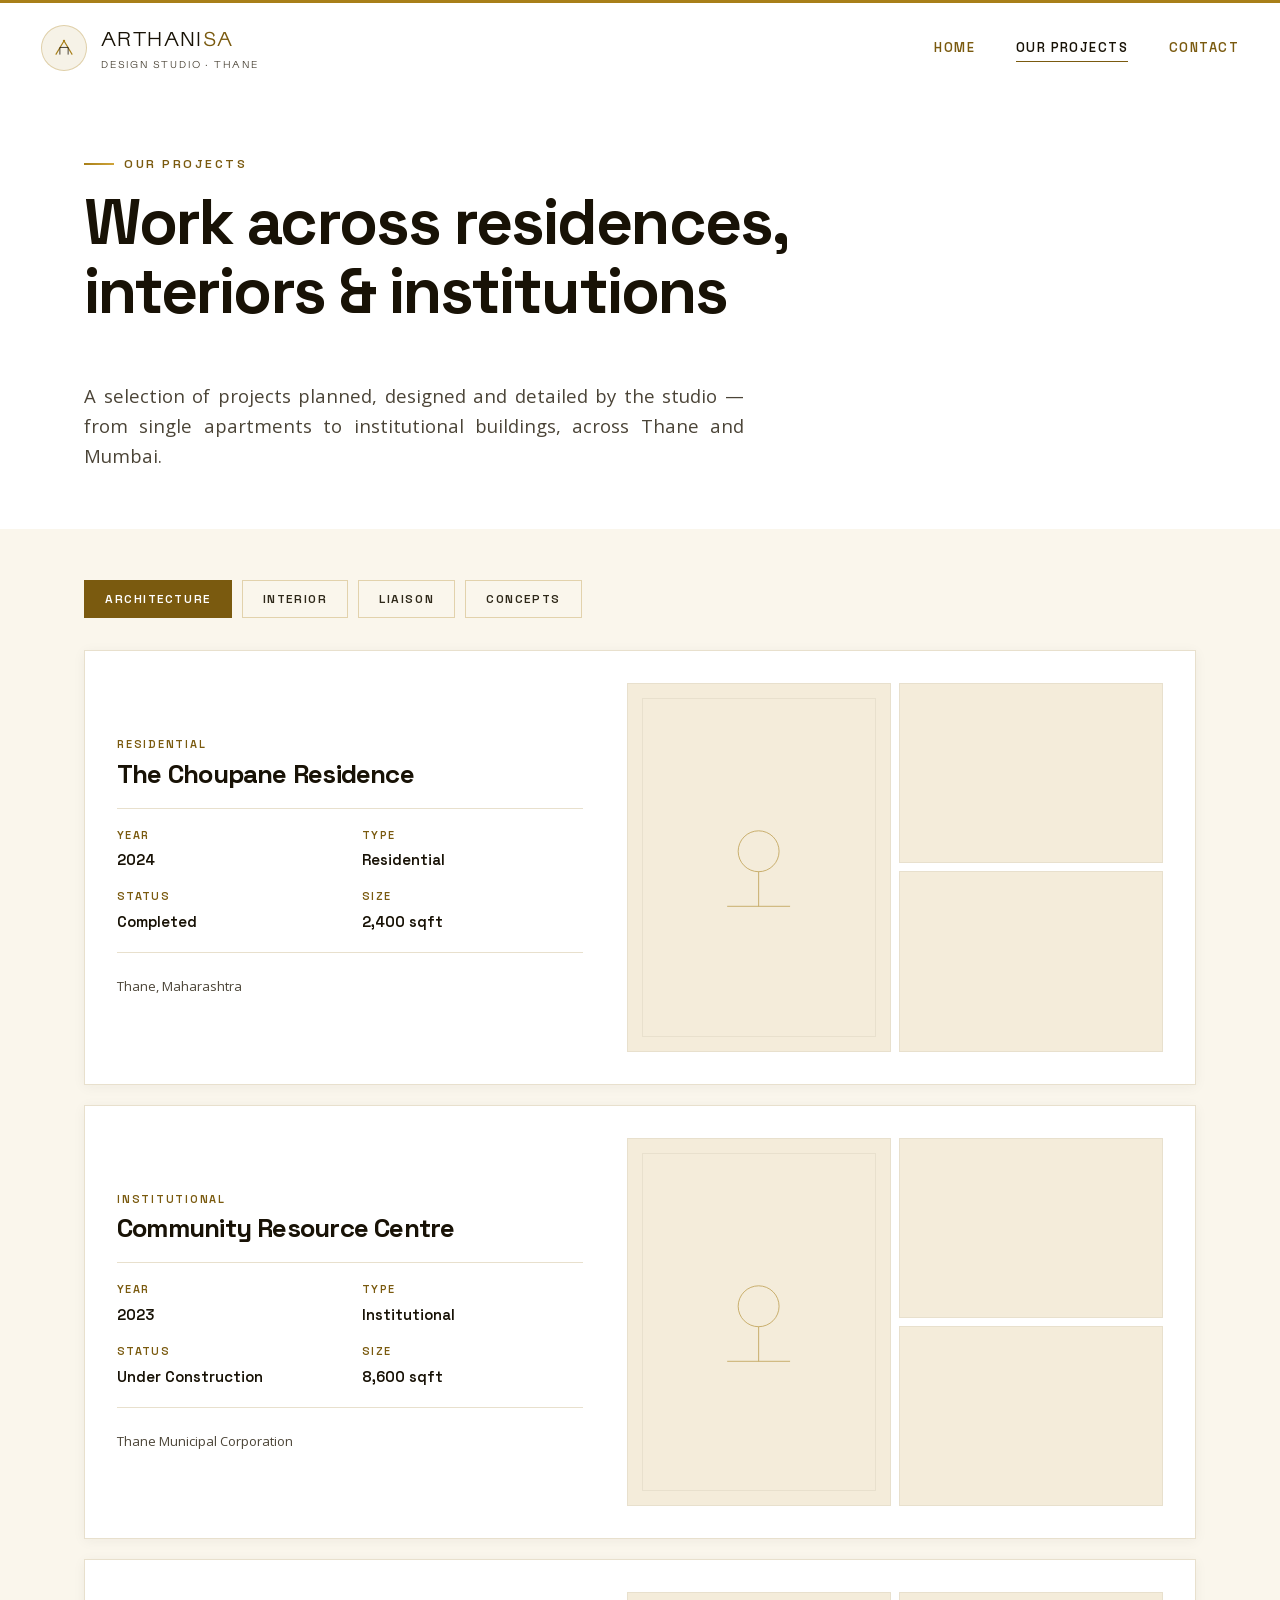
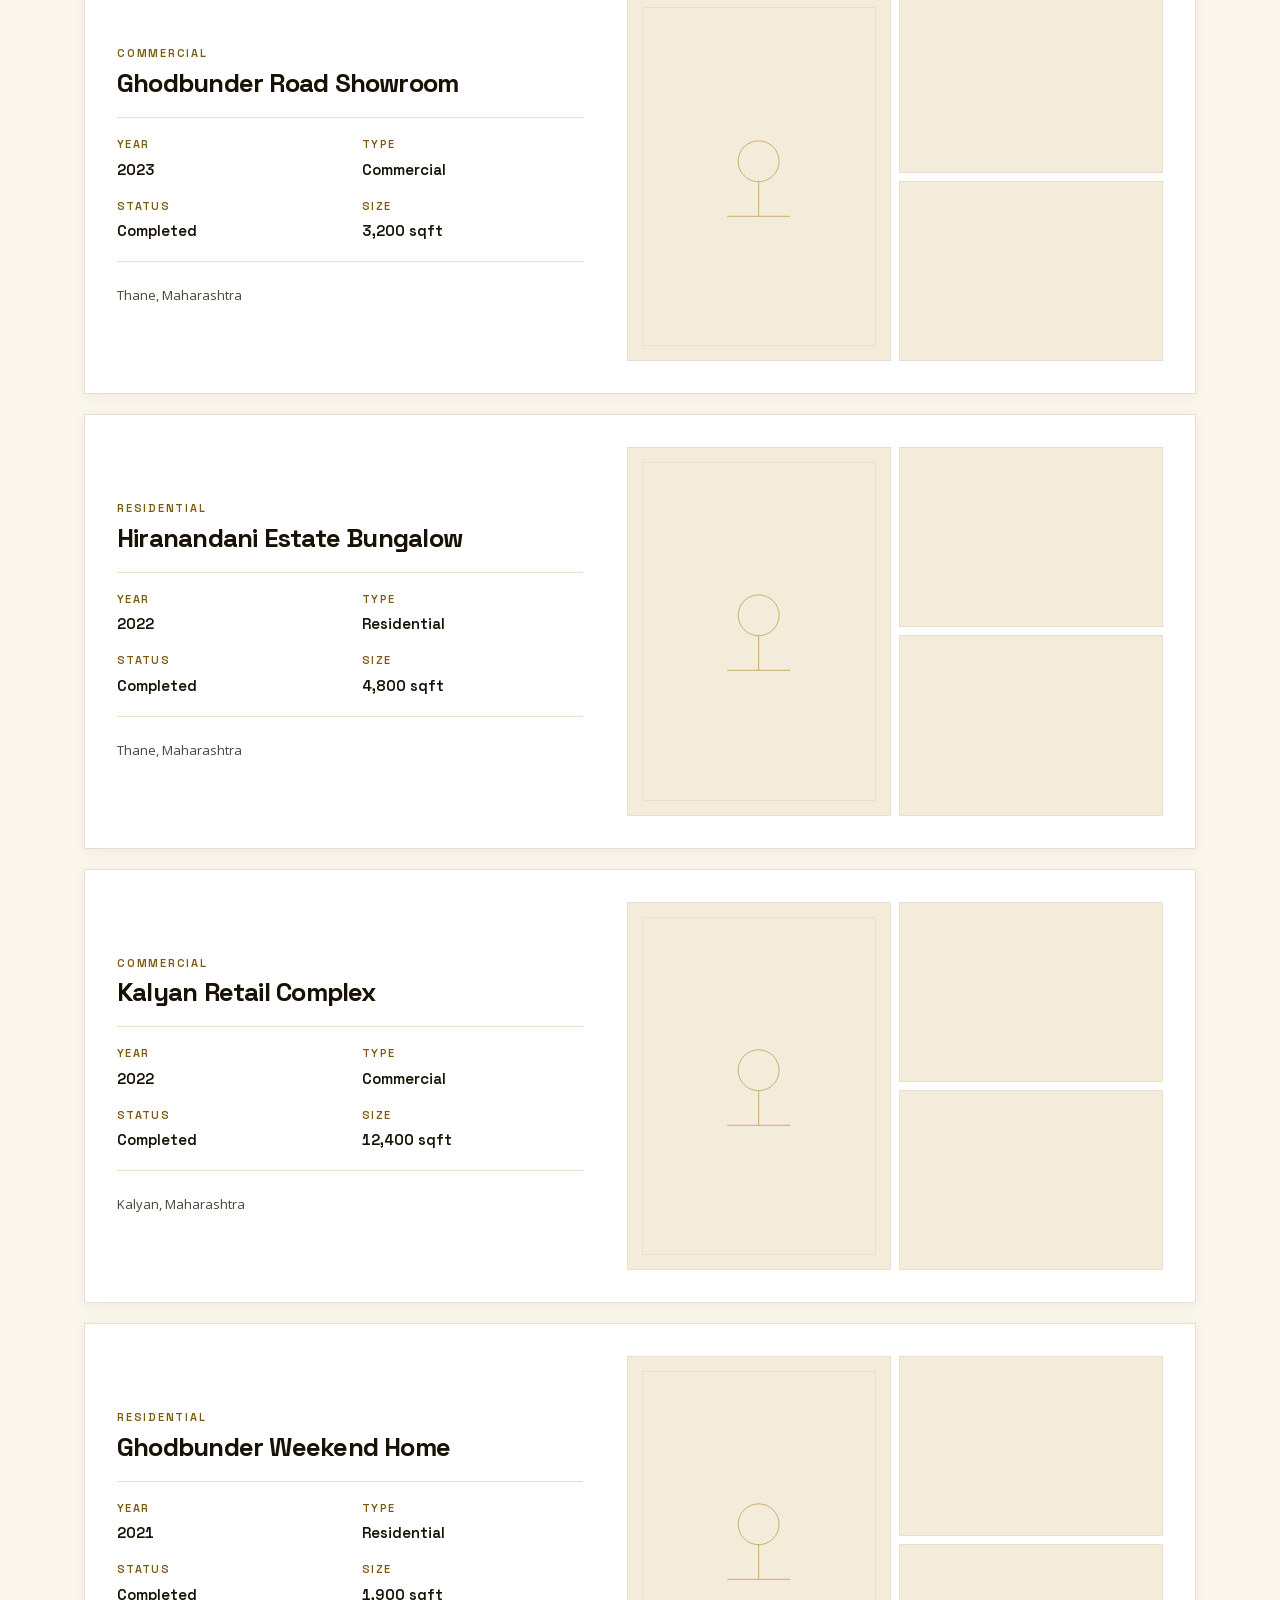
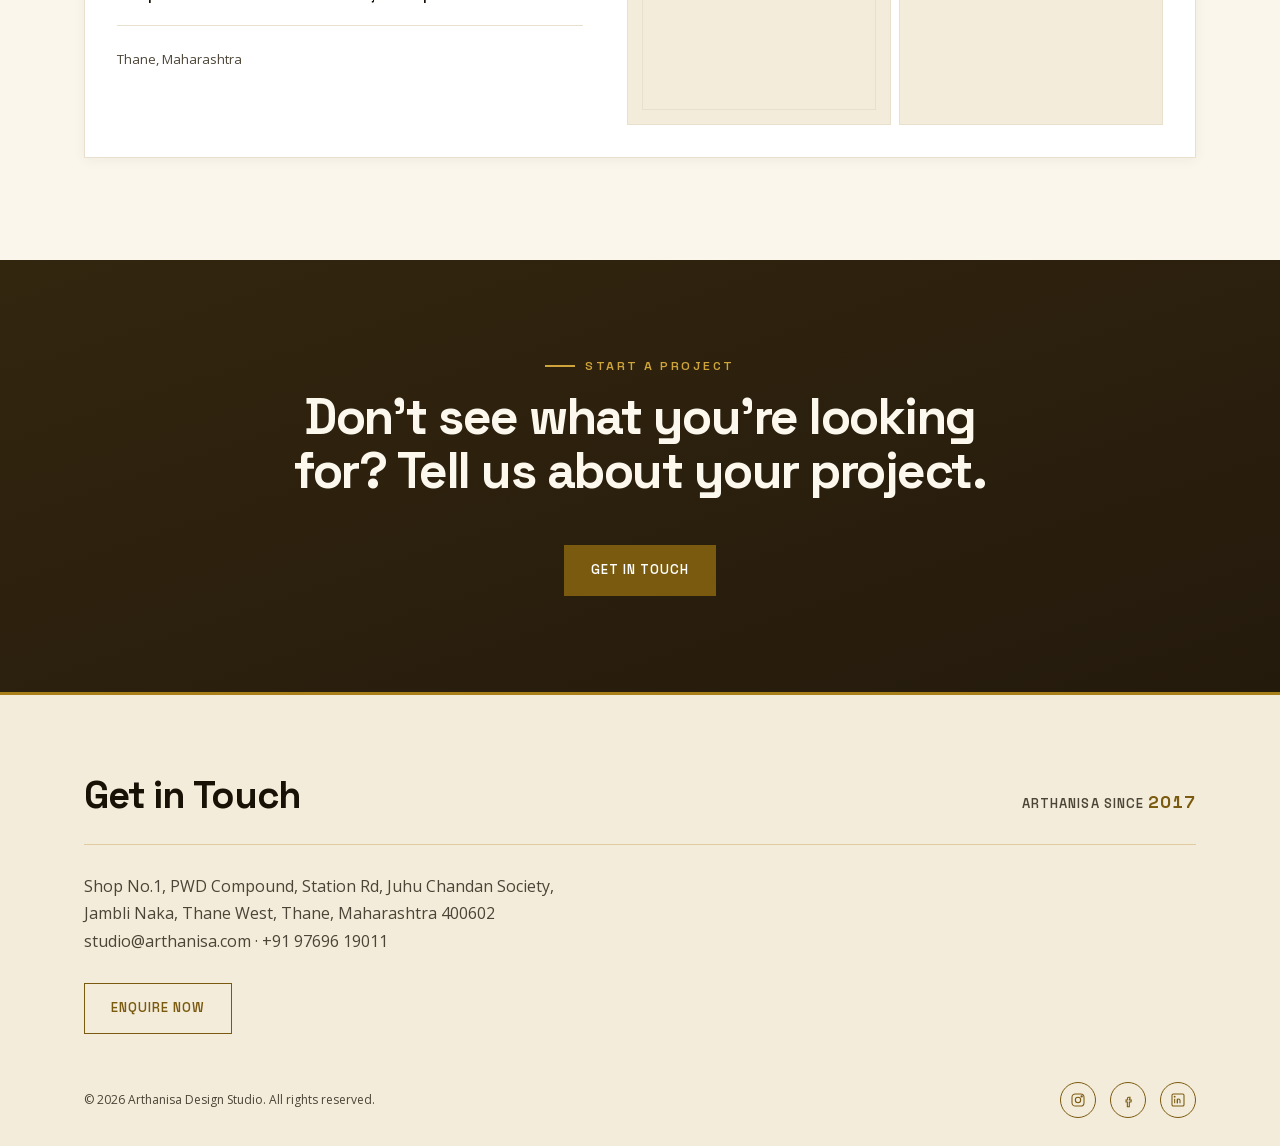
<file: projects.html>
<!DOCTYPE html>
<html lang="en">
<head>
<meta charset="UTF-8">
<meta name="viewport" content="width=device-width, initial-scale=1.0">
<title>Our Projects — Arthanisa Design Studio</title>
<meta name="description" content="Residential, commercial and institutional architecture and interior design projects by Arthanisa Design Studio, Thane.">

<!-- ⚠️ Replace every https://REPLACE-WITH-YOUR-DOMAIN before publishing. -->
<link rel="canonical" href="https://REPLACE-WITH-YOUR-DOMAIN/projects.html">
<meta property="og:type" content="website">
<meta property="og:site_name" content="Arthanisa Design Studio">
<meta property="og:title" content="Our Projects — Arthanisa Design Studio">
<meta property="og:description" content="Residential, commercial and institutional architecture and interior design projects by Arthanisa Design Studio, Thane.">
<meta property="og:url" content="https://REPLACE-WITH-YOUR-DOMAIN/projects.html">
<meta property="og:image" content="https://REPLACE-WITH-YOUR-DOMAIN/hero-townhouse.jpg">
<meta name="twitter:card" content="summary_large_image">
<meta name="theme-color" content="#241A0C">

<link rel="icon" type="image/svg+xml" href="favicon.svg">
<link rel="preload" href="SpaceGrotesk-Bold.woff" as="font" type="font/woff" crossorigin>
<link rel="preload" href="OpenSans-Regular.woff" as="font" type="font/woff" crossorigin>
<link rel="preload" href="Absans-Logo.woff" as="font" type="font/woff" crossorigin>
<script>document.documentElement.classList.add('js');</script>
<link rel="stylesheet" href="style.css?v=37">
</head>
<body>

<a class="skip-link" href="#main">Skip to content</a>

<!-- ================= HEADER ================= -->
<header class="site-header">
  <div class="wrap">
    <a href="index.html" class="logo">
      <span class="logo-badge">
        <svg class="logo-mark" viewBox="0 0 40 40" fill="none" xmlns="http://www.w3.org/2000/svg" aria-hidden="true">
          <path d="M5 32 L20 7 L35 32" stroke="#A87F18" stroke-width="2"/>
          <path d="M12.5 32 V19 H27.5 V32" stroke="#181206" stroke-width="1.4" data-stroke="ink"/>
          <circle cx="20" cy="7" r="2.1" fill="#A87F18"/>
        </svg>
      </span>
      <span>
        <span class="logo-word">ARTHANI<em>SA</em></span>
        <span class="logo-sub">Design Studio · Thane</span>
      </span>
    </a>
    <div class="nav-menu">
      <ul class="nav-links" id="nav-links">
        <li class="nav-panel-head">Arthanisa Design Studio</li>
        <li><a href="index.html">Home</a></li>
        <li><a href="projects.html" aria-current="page">Our Projects</a></li>
        <li class="nav-subitem"><a href="projects.html?filter=architecture">Architecture</a></li>
        <li class="nav-subitem"><a href="projects.html?filter=interior">Interior</a></li>
        <li class="nav-subitem"><a href="projects.html?filter=liaison">Liaison</a></li>
        <li class="nav-subitem"><a href="projects.html?filter=concepts">Concepts</a></li>
        <li><a href="contact.html">Contact</a></li>
      </ul>
      <button class="nav-toggle" aria-label="Menu" aria-expanded="false" aria-controls="nav-links">
        <span></span><span></span><span></span>
      </button>
    </div>
  </div>
</header>

<main id="main">

<!-- ================= PAGE HERO ================= -->
<section class="page-hero">
  <div class="wrap">
    <p class="eyebrow">Our projects</p>
    <h1>Work across residences, interiors &amp; institutions</h1>
    <p class="lede">A selection of projects planned, designed and detailed by the studio — from single apartments to institutional buildings, across Thane and Mumbai.</p>
  </div>
</section>

<!-- ================= FILTERABLE LIST =================
     PLACEHOLDER DATA. Every entry below needs to be replaced with a
     real project — name, year, size, status and photographs — before
     this page goes in front of a client. The empty .pf-tile boxes are
     where the photos go:
         <div class="pf-tile"><img src="project-x-1.jpg" alt="..."></div>
     There is currently no project tagged data-cat="liaison", which is
     why that filter shows the empty-state message. -->
<section class="section section--projects">
  <div class="wrap">
    <div class="filter-bar" role="group" aria-label="Filter projects by type">
      <button class="filter-btn is-active" data-filter="architecture" aria-pressed="true">Architecture</button>
      <button class="filter-btn" data-filter="interior" aria-pressed="false">Interior</button>
      <button class="filter-btn" data-filter="liaison" aria-pressed="false">Liaison</button>
      <button class="filter-btn" data-filter="concepts" aria-pressed="false">Concepts</button>
    </div>

    <div class="project-list" id="project-list">

      <article class="project-feature" data-cat="architecture">
        <div class="pf-meta">
          <span class="tag">Residential</span>
          <h3>The Choupane Residence</h3>
          <dl class="pf-specs">
            <div><dt>Year</dt><dd>2024</dd></div>
            <div><dt>Type</dt><dd>Residential</dd></div>
            <div><dt>Status</dt><dd>Completed</dd></div>
            <div><dt>Size</dt><dd>2,400 sqft</dd></div>
          </dl>
          <span class="loc">Thane, Maharashtra</span>
        </div>
        <div class="pf-media">
          <div class="pf-tile pf-map">
            <svg viewBox="0 0 200 200" width="60%" height="60%" aria-hidden="true">
              <g stroke="#A87F18" stroke-width="1" opacity="0.7" fill="none">
                <circle cx="100" cy="80" r="26"/>
                <path d="M100 106 L100 150"/>
                <path d="M60 150 H140"/>
              </g>
            </svg>
          </div>
          <div class="pf-tile"></div>
          <div class="pf-tile"></div>
        </div>
      </article>

      <article class="project-feature" data-cat="interior">
        <div class="pf-meta">
          <span class="tag">Interior</span>
          <h3>Panvel Apartment Interiors</h3>
          <dl class="pf-specs">
            <div><dt>Year</dt><dd>2024</dd></div>
            <div><dt>Type</dt><dd>Interior Fit-out</dd></div>
            <div><dt>Status</dt><dd>Completed</dd></div>
            <div><dt>Size</dt><dd>1,150 sqft</dd></div>
          </dl>
          <span class="loc">Navi Mumbai</span>
        </div>
        <div class="pf-media">
          <div class="pf-tile pf-map">
            <svg viewBox="0 0 200 200" width="60%" height="60%" aria-hidden="true">
              <g stroke="#A87F18" stroke-width="1" opacity="0.7" fill="none">
                <circle cx="100" cy="80" r="26"/>
                <path d="M100 106 L100 150"/>
                <path d="M60 150 H140"/>
              </g>
            </svg>
          </div>
          <div class="pf-tile"></div>
          <div class="pf-tile"></div>
        </div>
      </article>

      <article class="project-feature" data-cat="architecture">
        <div class="pf-meta">
          <span class="tag">Institutional</span>
          <h3>Community Resource Centre</h3>
          <dl class="pf-specs">
            <div><dt>Year</dt><dd>2023</dd></div>
            <div><dt>Type</dt><dd>Institutional</dd></div>
            <div><dt>Status</dt><dd>Under Construction</dd></div>
            <div><dt>Size</dt><dd>8,600 sqft</dd></div>
          </dl>
          <span class="loc">Thane Municipal Corporation</span>
        </div>
        <div class="pf-media">
          <div class="pf-tile pf-map">
            <svg viewBox="0 0 200 200" width="60%" height="60%" aria-hidden="true">
              <g stroke="#A87F18" stroke-width="1" opacity="0.7" fill="none">
                <circle cx="100" cy="80" r="26"/>
                <path d="M100 106 L100 150"/>
                <path d="M60 150 H140"/>
              </g>
            </svg>
          </div>
          <div class="pf-tile"></div>
          <div class="pf-tile"></div>
        </div>
      </article>

      <article class="project-feature" data-cat="architecture">
        <div class="pf-meta">
          <span class="tag">Commercial</span>
          <h3>Ghodbunder Road Showroom</h3>
          <dl class="pf-specs">
            <div><dt>Year</dt><dd>2023</dd></div>
            <div><dt>Type</dt><dd>Commercial</dd></div>
            <div><dt>Status</dt><dd>Completed</dd></div>
            <div><dt>Size</dt><dd>3,200 sqft</dd></div>
          </dl>
          <span class="loc">Thane, Maharashtra</span>
        </div>
        <div class="pf-media">
          <div class="pf-tile pf-map">
            <svg viewBox="0 0 200 200" width="60%" height="60%" aria-hidden="true">
              <g stroke="#A87F18" stroke-width="1" opacity="0.7" fill="none">
                <circle cx="100" cy="80" r="26"/>
                <path d="M100 106 L100 150"/>
                <path d="M60 150 H140"/>
              </g>
            </svg>
          </div>
          <div class="pf-tile"></div>
          <div class="pf-tile"></div>
        </div>
      </article>

      <article class="project-feature" data-cat="architecture">
        <div class="pf-meta">
          <span class="tag">Residential</span>
          <h3>Hiranandani Estate Bungalow</h3>
          <dl class="pf-specs">
            <div><dt>Year</dt><dd>2022</dd></div>
            <div><dt>Type</dt><dd>Residential</dd></div>
            <div><dt>Status</dt><dd>Completed</dd></div>
            <div><dt>Size</dt><dd>4,800 sqft</dd></div>
          </dl>
          <span class="loc">Thane, Maharashtra</span>
        </div>
        <div class="pf-media">
          <div class="pf-tile pf-map">
            <svg viewBox="0 0 200 200" width="60%" height="60%" aria-hidden="true">
              <g stroke="#A87F18" stroke-width="1" opacity="0.7" fill="none">
                <circle cx="100" cy="80" r="26"/>
                <path d="M100 106 L100 150"/>
                <path d="M60 150 H140"/>
              </g>
            </svg>
          </div>
          <div class="pf-tile"></div>
          <div class="pf-tile"></div>
        </div>
      </article>

      <article class="project-feature" data-cat="interior">
        <div class="pf-meta">
          <span class="tag">Interior</span>
          <h3>Wagle Estate Office Fit-out</h3>
          <dl class="pf-specs">
            <div><dt>Year</dt><dd>2024</dd></div>
            <div><dt>Type</dt><dd>Interior Fit-out</dd></div>
            <div><dt>Status</dt><dd>Completed</dd></div>
            <div><dt>Size</dt><dd>2,000 sqft</dd></div>
          </dl>
          <span class="loc">Thane, Maharashtra</span>
        </div>
        <div class="pf-media">
          <div class="pf-tile pf-map">
            <svg viewBox="0 0 200 200" width="60%" height="60%" aria-hidden="true">
              <g stroke="#A87F18" stroke-width="1" opacity="0.7" fill="none">
                <circle cx="100" cy="80" r="26"/>
                <path d="M100 106 L100 150"/>
                <path d="M60 150 H140"/>
              </g>
            </svg>
          </div>
          <div class="pf-tile"></div>
          <div class="pf-tile"></div>
        </div>
      </article>

      <article class="project-feature" data-cat="architecture">
        <div class="pf-meta">
          <span class="tag">Commercial</span>
          <h3>Kalyan Retail Complex</h3>
          <dl class="pf-specs">
            <div><dt>Year</dt><dd>2022</dd></div>
            <div><dt>Type</dt><dd>Commercial</dd></div>
            <div><dt>Status</dt><dd>Completed</dd></div>
            <div><dt>Size</dt><dd>12,400 sqft</dd></div>
          </dl>
          <span class="loc">Kalyan, Maharashtra</span>
        </div>
        <div class="pf-media">
          <div class="pf-tile pf-map">
            <svg viewBox="0 0 200 200" width="60%" height="60%" aria-hidden="true">
              <g stroke="#A87F18" stroke-width="1" opacity="0.7" fill="none">
                <circle cx="100" cy="80" r="26"/>
                <path d="M100 106 L100 150"/>
                <path d="M60 150 H140"/>
              </g>
            </svg>
          </div>
          <div class="pf-tile"></div>
          <div class="pf-tile"></div>
        </div>
      </article>

      <article class="project-feature" data-cat="concepts">
        <div class="pf-meta">
          <span class="tag">Institutional</span>
          <h3>MHADA Housing Cluster — Design Study</h3>
          <dl class="pf-specs">
            <div><dt>Year</dt><dd>2023</dd></div>
            <div><dt>Type</dt><dd>Institutional</dd></div>
            <div><dt>Status</dt><dd>Design Study</dd></div>
            <div><dt>Size</dt><dd>&mdash;</dd></div>
          </dl>
          <span class="loc">Mumbai Metropolitan Region</span>
        </div>
        <div class="pf-media">
          <div class="pf-tile pf-map">
            <svg viewBox="0 0 200 200" width="60%" height="60%" aria-hidden="true">
              <g stroke="#A87F18" stroke-width="1" opacity="0.7" fill="none">
                <circle cx="100" cy="80" r="26"/>
                <path d="M100 106 L100 150"/>
                <path d="M60 150 H140"/>
              </g>
            </svg>
          </div>
          <div class="pf-tile"></div>
          <div class="pf-tile"></div>
        </div>
      </article>

      <article class="project-feature" data-cat="architecture">
        <div class="pf-meta">
          <span class="tag">Residential</span>
          <h3>Ghodbunder Weekend Home</h3>
          <dl class="pf-specs">
            <div><dt>Year</dt><dd>2021</dd></div>
            <div><dt>Type</dt><dd>Residential</dd></div>
            <div><dt>Status</dt><dd>Completed</dd></div>
            <div><dt>Size</dt><dd>1,900 sqft</dd></div>
          </dl>
          <span class="loc">Thane, Maharashtra</span>
        </div>
        <div class="pf-media">
          <div class="pf-tile pf-map">
            <svg viewBox="0 0 200 200" width="60%" height="60%" aria-hidden="true">
              <g stroke="#A87F18" stroke-width="1" opacity="0.7" fill="none">
                <circle cx="100" cy="80" r="26"/>
                <path d="M100 106 L100 150"/>
                <path d="M60 150 H140"/>
              </g>
            </svg>
          </div>
          <div class="pf-tile"></div>
          <div class="pf-tile"></div>
        </div>
      </article>

    </div>

    <!-- shown by script.js when a filter matches nothing -->
    <div class="projects-empty" id="projects-empty" role="status" hidden>
      <strong>Nothing in this category yet</strong>
      <p>We&rsquo;re still adding work to this section. In the meantime, browse the other categories or tell us about your project.</p>
      <p><a href="contact.html" class="btn">Get in Touch</a></p>
    </div>
  </div>
</section>

<!-- ================= CTA ================= -->
<section class="cta-band">
  <div class="wrap">
    <p class="eyebrow">Start a project</p>
    <h2>Don&rsquo;t see what you&rsquo;re looking for? Tell us about your project.</h2>
    <div class="cta-actions">
      <a href="contact.html" class="btn btn--solid">Get in Touch</a>
    </div>
  </div>
</section>

</main>

<!-- ================= FOOTER (identical on all three pages) ================= -->
<footer class="home-footer">
  <div class="wrap">
    <div class="footer-head">
      <h2>Get in Touch</h2>
      <div class="since">Arthanisa since <b>2017</b></div>
    </div>
    <address>
      Shop No.1, PWD Compound, Station Rd, Juhu Chandan Society,<br>
      Jambli Naka, Thane West, Thane, Maharashtra 400602<br>
      <a href="mailto:studio@arthanisa.com">studio@arthanisa.com</a> &middot; <a href="tel:+919769619011">+91 97696 19011</a>
    </address>
    <a href="contact.html" class="btn">Enquire Now</a>

    <div class="legal-row">
      <div class="legal-links">
        <span class="copyright">&copy; <span id="year">2026</span> Arthanisa Design Studio. All rights reserved.</span>
      </div>
      <div class="social-icons">
        <a href="#" aria-label="Instagram"><svg viewBox="0 0 24 24" fill="none" stroke="currentColor" stroke-width="1.6" aria-hidden="true"><rect x="3" y="3" width="18" height="18" rx="5"/><circle cx="12" cy="12" r="4"/><circle cx="17.5" cy="6.5" r="1"/></svg></a>
        <a href="#" aria-label="Facebook"><svg viewBox="0 0 24 24" fill="none" stroke="currentColor" stroke-width="1.6" aria-hidden="true"><path d="M15 8h-2a2 2 0 0 0-2 2v2H9v3h2v7h3v-7h2.5l.5-3H14v-1.5a.5.5 0 0 1 .5-.5H15V8Z"/></svg></a>
        <a href="#" aria-label="LinkedIn"><svg viewBox="0 0 24 24" fill="none" stroke="currentColor" stroke-width="1.6" aria-hidden="true"><rect x="3" y="3" width="18" height="18" rx="2"/><line x1="7" y1="10" x2="7" y2="17"/><circle cx="7" cy="7" r=".6" fill="currentColor"/><path d="M11 17v-4.5a2 2 0 0 1 4 0V17"/><line x1="11" y1="10" x2="11" y2="17"/></svg></a>
      </div>
    </div>
  </div>
</footer>

<script src="script.js?v=37"></script>
</body>
</html>
</file>
<file: style.css>
/* =========================================================
   ARTHANISA DESIGN STUDIO
   One stylesheet, one theme. Graphite + drafting blue on white.

   Token names describe the actual colour. If you change a value,
   change the name too — the previous file had "--gold" holding a
   navy hex and that made it unreadable.

   Order of this file:
     1  font + tokens        7  team
     2  base + utilities     8  empanelment
     3  header / nav         9  expertise (dark band)
     4  hero (home)         10  quote band
     5  page hero (inner)   11  projects
     6  feature bands       12  contact
                            13  CTA + footer
   ========================================================= */

/* ---------- 1. font + tokens ----------
   Four faces, every one a real cut — no synthetic weights anywhere.
   All subset to Latin + the punctuation the copy uses; 68 KB total,
   which is less than the single Absans file this replaced.

     Space Grotesk 700  display   headings, <strong>
     Space Grotesk 600  label     nav, buttons, eyebrows, tags, specs
     Open Sans 400      text      every paragraph
     Newsreader Italic  italic    the quote band and inline emphasis
     Absans (logo cut)  wordmark  ARTHANISA only

   Absans stays on the wordmark because that's brand, not site type —
   the studio's identity shouldn't change just because the body copy
   did. It's cut down to the characters a wordmark can use, so it costs
   4 KB instead of 57. */
@font-face{
  font-family:'Space Grotesk';
  src:url('SpaceGrotesk-Bold.woff') format('woff');
  font-weight:700;
  font-style:normal;
  font-display:swap;
}
@font-face{
  font-family:'Space Grotesk';
  src:url('SpaceGrotesk-SemiBold.woff') format('woff');
  font-weight:600;
  font-style:normal;
  font-display:swap;
}
@font-face{
  font-family:'Open Sans';
  src:url('OpenSans-Regular.woff') format('woff');
  font-weight:400;
  font-style:normal;
  font-display:swap;
}
@font-face{
  font-family:'Newsreader Text';
  src:url('NewsreaderText-Italic.woff') format('woff'),
      url('NewsreaderText-Italic.ttf') format('truetype');
  font-weight:400;
  font-style:italic;
  font-display:swap;
}
@font-face{
  font-family:'Absans Logo';
  src:url('Absans-Logo.woff') format('woff');
  font-weight:400;
  font-style:normal;
  font-display:swap;
}

:root{
  /* type — warm blacks, so nothing on a gold-and-white page reads cold */
  --ink:          #181206;   /* headings           18.6:1 on white */
  --body:         #4B4437;   /* running copy        9.6:1 on white */
  --body-strong:  #2E2819;

  /* GOLD — the one accent, in four weights. The rules are strict,
     because gold on white is the easiest thing in the world to get
     illegible:
       --gold          bright. DARK GROUNDS ONLY — 2.3:1 on white.
       --gold-mid      rules, borders, display-size marks on white. 3.7:1.
       --gold-deep     any SMALL text on white, and solid fills
                       (white on it is 6.4:1). 6.4:1 on white.
       --gold-darkest  the hover state beneath a --gold-deep fill.
     If you put --gold on white it will look lovely and fail a contrast
     check. Use --gold-mid at display sizes, --gold-deep below ~20px. */
  --gold:         #CFA43A;
  --gold-mid:     #A87F18;
  --gold-deep:    #7A5A0F;
  --gold-darkest: #5C420A;

  /* grounds — warm creams rather than the old blue-greys */
  --white:        #FFFFFF;
  --wash-1:       #FAF6EC;   /* pale cream wash */
  --wash-2:       #F4ECDA;   /* deeper sand wash */
  --band-deep:    #241A0C;   /* the one dark band per page — warm, near-black brown */
  --band-deep-2:  #33260F;

  /* lines + on-dark type */
  --line:         #E8E0CD;
  --line-gold:    rgba(168,127,24,.3);
  --on-dark:      #FCF8EE;
  --on-dark-mute: #DCCFB4;
  --on-dark-dim:  #AC9C78;
  --on-dark-line: rgba(252,248,238,.2);

  --font:         'Open Sans', system-ui, sans-serif;          /* running copy */
  --font-display: 'Space Grotesk', 'Open Sans', sans-serif;    /* headings + labels */
  --font-serif:   'Newsreader Text', Georgia, 'Times New Roman', serif;
  --font-logo:    'Absans Logo', 'Space Grotesk', sans-serif;  /* wordmark only */
  --container: 1240px;
  --pad: clamp(24px, 5vw, 72px);
  --ease: cubic-bezier(.22,.61,.36,1);
}

/* ---------- 2. base + utilities ---------- */
*,*::before,*::after{ box-sizing:border-box; }

html{
  scroll-behavior:smooth;
  background:var(--white);
}

body{
  margin:0;
  background:var(--white);
  color:var(--ink);
  font-family:var(--font);
  font-weight:400;
  line-height:1.6;
  -webkit-font-smoothing:antialiased;
  font-synthesis:none;
  -webkit-font-synthesis:none;   /* older Safari */
}

img{ max-width:100%; display:block; }
a{ color:inherit; text-decoration:none; }
p{ margin:0 0 1em; }
ul{ margin:0; padding:0; list-style:none; }
button{ font-family:inherit; }

/* Real Bold now, so the -webkit-text-stroke trick that stood in for it
   is gone along with paint-order. font-synthesis:none stays as a guard:
   if a rule ever asks for a weight that isn't loaded, the browser picks
   the nearest real cut rather than smearing one. */
h1,h2,h3,h4{
  font-family:var(--font-display);
  font-weight:700;
  line-height:1.08;
  margin:0 0 .5em;
  letter-spacing:-0.03em;
  color:var(--ink);
}

/* the small uppercase labels — tracked SemiBold, which is where Space
   Grotesk is at its best */
.eyebrow, .tag, .btn, .filter-btn,
.nav-links a, .founder .role, .form-field label,
.pf-specs dt, .pf-specs dd, .home-footer .since,
.quote-band__text span, .expertise-num, .nav-panel-head,
.studio-name, .info-row h4, .skip-link{
  font-family:var(--font-display);
  font-weight:600;
}

/* <strong> borrows the display Bold rather than pulling in a whole
   Open Sans SemiBold file for two places on the site */
b, strong{ font-family:var(--font-display); font-weight:700; }

/* all inline italics are the serif */
em, i{
  font-family:var(--font-serif);
  font-style:italic;
  font-size:1.05em;          /* optical match — the serif sets a touch smaller */
  color:var(--gold-deep);
}

/* Justified running copy — client request, round 1.
   Captions, labels and anything in a narrow column are excluded
   further down: justifying a 150px column produces rivers. */
p, .lede, address,
.band-lead, .enquiry-lede,
.founder p, .expertise-card p,
.info-row p, .empanelment-item .caption{
  text-align:justify;
  text-justify:inter-word;
  hyphens:auto;
}

/* visible keyboard focus everywhere — nothing relies on the
   browser default, because link underlines are removed above */
:focus-visible{
  outline:2px solid var(--gold-deep);
  outline-offset:3px;
}

.sr-only{
  position:absolute; width:1px; height:1px;
  padding:0; margin:-1px; overflow:hidden;
  clip-path:inset(50%); white-space:nowrap; border:0;
}

.skip-link{
  position:absolute; left:16px; top:-60px; z-index:200;
  background:var(--band-deep); color:var(--on-dark);
  padding:12px 20px; font-size:13px; letter-spacing:.08em;
  text-transform:uppercase; transition:top .2s var(--ease);
}
.skip-link:focus{ top:16px; }

.wrap{ max-width:var(--container); margin:0 auto; padding:0 var(--pad); }

.section{ padding:clamp(56px,8vw,104px) 0; }
.section--tight{ padding:clamp(40px,6vw,72px) 0 clamp(32px,4.5vw,60px); }
.hero + .section,
.page-hero + .section{ padding-top:clamp(28px,4vw,52px); }

.eyebrow{
  display:flex; align-items:center; gap:10px;
  font-size:12.5px; letter-spacing:.2em; text-transform:uppercase;
  color:var(--gold-deep);
  margin:0 0 14px;
  text-align:left; hyphens:manual;
}
.eyebrow::before{
  content:""; width:30px; height:2px; flex:none;
  background:linear-gradient(90deg, var(--gold-mid), var(--gold));
}

.lede{
  font-size:clamp(17px,1.45vw,20px);
  color:var(--body);
  max-width:62ch;
}

.tag{
  font-size:11px; letter-spacing:.16em; text-transform:uppercase;
  color:var(--gold-deep);
  hyphens:manual;
}

.btn{
  display:inline-flex; align-items:center; gap:10px;
  padding:14px 26px;
  border:1px solid var(--ink);
  color:var(--ink);
  font-size:13px; letter-spacing:.08em; text-transform:uppercase;
  background:transparent; cursor:pointer;
  text-align:center; hyphens:manual;
  transition:background .3s var(--ease), color .3s var(--ease),
             border-color .3s var(--ease), transform .25s var(--ease),
             box-shadow .25s var(--ease);
}
.btn{ border-color:var(--gold-deep); color:var(--gold-deep); }
.btn:hover{
  background:var(--gold-deep); border-color:var(--gold-deep); color:var(--white);
  transform:translateY(-2px); box-shadow:0 8px 18px rgba(122,90,15,.3);
}

/* solid fill — only used on dark grounds, where an outline vanishes */
.btn--solid{
  background:var(--gold-deep); border-color:var(--gold-deep); color:var(--white);
}
.btn--solid{ color:var(--white); }
.btn--solid:hover{
  background:var(--gold-deep); border-color:var(--gold-deep); color:var(--white);
  transform:translateY(-2px); box-shadow:0 8px 18px rgba(92,66,10,.34);
}

/* ---------- 3. header / nav ----------
   The bar is wider than the content column on purpose: logo hard left,
   nav hard right, the way it reads on the reference site. A 3px gold
   rule across the very top is the brand's one constant on every page.
   Wide screens: full menu row while you're at the top of the page,
   collapsing to a toggle + dropdown once scrolled.
   Narrow screens: toggle + dropdown from the start. */
.site-header{
  position:fixed; top:0; left:0; right:0; z-index:100;
  padding:20px 0;
  background:transparent;
  border-top:3px solid var(--gold-mid);
  border-bottom:1px solid transparent;
  transition:background .4s var(--ease), padding .4s var(--ease),
             border-color .4s var(--ease);
}
.site-header.is-scrolled{
  padding:14px 0;
  background:rgba(253,250,243,.92);
  backdrop-filter:blur(18px) saturate(1.1);
  -webkit-backdrop-filter:blur(18px) saturate(1.1);
  border-bottom-color:var(--line-gold);
}
.site-header .wrap{
  display:flex; align-items:center; justify-content:space-between; gap:24px;
  /* wider than --container, so the logo and nav reach the edges */
  max-width:1680px;
  padding:0 clamp(20px,3.2vw,56px);
}

.logo{ display:flex; align-items:center; gap:14px; flex:none; z-index:101; }
.logo-badge{
  display:flex; align-items:center; justify-content:center;
  width:46px; height:46px; flex:none; border-radius:50%;
  border:1px solid var(--line-gold);
  background:rgba(168,127,24,.1);
  transition:border-color .4s var(--ease), background .4s var(--ease);
}
.logo-mark{ width:22px; height:22px; flex:none; }
.logo-word{
  display:block;
  font-family:var(--font-logo);
  font-size:20px; letter-spacing:.07em;
  color:var(--ink);
  transition:color .4s var(--ease);
}
.logo-word em{ font-family:var(--font-logo); font-size:1em; color:var(--gold-deep);
  font-style:normal; transition:color .4s var(--ease); }
.logo-sub{
  display:block;
  font-family:var(--font-logo);
  font-size:10px; letter-spacing:.18em; text-transform:uppercase;
  color:var(--body); margin-top:2px;
  transition:color .4s var(--ease);
}

.nav-menu{ position:relative; display:flex; align-items:center; gap:clamp(24px,2.8vw,40px); }

.nav-links{ display:flex; align-items:center; gap:clamp(26px,3.2vw,50px); }
.nav-links a{
  position:relative; display:block; padding:4px 0;
  font-size:13px; letter-spacing:.11em; text-transform:uppercase;
  color:var(--gold-deep);
  transition:color .3s var(--ease);
}
.nav-links a::after{
  content:""; position:absolute; left:0; right:100%; bottom:0;
  height:1px; background:var(--gold-deep);
  transition:right .35s var(--ease);
}
.nav-links a:hover::after,
.nav-links a[aria-current]::after{ right:0; }
.nav-links a[aria-current]{ color:var(--ink); }

.nav-toggle{
  display:none; flex-direction:column; justify-content:center; gap:6px;
  padding:8px; background:none; border:none; cursor:pointer; z-index:101;
}
.nav-toggle span{
  display:block; width:24px; height:1.5px; background:var(--ink);
  transition:transform .3s var(--ease), opacity .3s var(--ease), background .4s var(--ease);
}
.nav-toggle.is-active span:nth-child(1){ transform:translateY(7px) rotate(45deg); }
.nav-toggle.is-active span:nth-child(2){ opacity:0; }
.nav-toggle.is-active span:nth-child(3){ transform:translateY(-7px) rotate(-45deg); }

/* the dropdown panel — shared by the scrolled desktop state and mobile */
.nav-panel-head,
.nav-subitem{ display:none; }

.site-header.is-scrolled .nav-toggle{ display:flex; }

.site-header.is-scrolled .nav-links{
  display:none;
  flex-direction:column; align-items:stretch; gap:0;
  position:absolute; top:calc(100% + 12px); right:0;
  min-width:250px; padding:22px 26px;
  background:var(--band-deep);
  box-shadow:0 20px 44px rgba(30,22,8,.34);
}
.site-header.is-scrolled .nav-links.is-open{
  display:flex;
  animation:navIn .22s var(--ease) both;
}
.site-header.is-scrolled .nav-panel-head{
  display:block;
  color:var(--on-dark); font-size:13px;
  padding-bottom:14px; margin-bottom:6px;
  border-bottom:1px solid var(--on-dark-line);
}
.site-header.is-scrolled .nav-links a{
  font-size:17px; font-weight:600; text-transform:none;
  letter-spacing:0; padding:7px 0;
  color:var(--on-dark-mute);
}
.site-header.is-scrolled .nav-links a::after{ display:none; }
.site-header.is-scrolled .nav-links a:hover,
.site-header.is-scrolled .nav-links a[aria-current]{ color:var(--gold); }
.site-header.is-scrolled .nav-subitem{ display:block; }
.site-header.is-scrolled .nav-subitem a{
  font-size:12.5px; letter-spacing:.06em; text-transform:uppercase;
  padding:5px 0 5px 22px; opacity:.72;
}
.site-header.is-scrolled .nav-subitem a:hover,
.site-header.is-scrolled .nav-subitem a.is-active{ opacity:1; color:var(--gold); }

@keyframes navIn{
  from{ opacity:0; transform:translateY(-8px); }
  to{ opacity:1; transform:translateY(0); }
}

@media (max-width:860px){
  /* never room for the full row here, so the panel is the only mode */
  .nav-toggle{ display:flex; }
  .nav-links{
    display:none;
    flex-direction:column; align-items:stretch; gap:0;
    position:absolute; top:calc(100% + 12px); right:0;
    min-width:240px; max-width:82vw; padding:20px 24px;
    background:var(--band-deep);
    box-shadow:0 20px 44px rgba(30,22,8,.34);
  }
  .nav-links.is-open{ display:flex; animation:navIn .22s var(--ease) both; }
  .nav-panel-head{
    display:block; color:var(--on-dark); font-size:12px;
    padding-bottom:12px; margin-bottom:4px;
    border-bottom:1px solid var(--on-dark-line);
  }
  .nav-links a{
    font-size:16px; font-weight:600; text-transform:none;
    letter-spacing:0; padding:7px 0; color:var(--on-dark-mute);
  }
  .nav-links a::after{ display:none; }
  .nav-links a:hover,
  .nav-links a[aria-current]{ color:var(--gold); }
  .nav-subitem{ display:block; }
  .nav-subitem a{
    font-size:11.5px; letter-spacing:.06em; text-transform:uppercase;
    padding:5px 0 5px 20px; opacity:.72;
  }
  .nav-subitem a.is-active{ opacity:1; color:var(--gold); }
}

/* home page only: the header sits over the hero photo until you scroll,
   so the type lifts to light. :not(.is-open) keeps this out of the
   dropdown, which has its own dark panel — no !important needed. */
body.home .site-header:not(.is-scrolled) .logo-word{ color:#FCF8EE; }
body.home .site-header:not(.is-scrolled) .logo-word em{ color:var(--gold); }
body.home .site-header:not(.is-scrolled) .logo-sub{ color:rgba(252,248,238,.8); }
body.home .site-header:not(.is-scrolled) .logo-badge{
  border-color:rgba(207,164,58,.8);
  background:rgba(252,248,238,.14);
}
body.home .site-header:not(.is-scrolled) .logo-mark path[data-stroke="ink"]{ stroke:#FCF8EE; }
body.home .site-header:not(.is-scrolled) .nav-toggle span{ background:#FCF8EE; }
body.home .site-header:not(.is-scrolled) .nav-links:not(.is-open) a{
  color:#F7EEDA;
  text-shadow:0 1px 12px rgba(0,0,0,.45);
}
body.home .site-header:not(.is-scrolled) .nav-links:not(.is-open) a::after{ background:#F7EEDA; }
body.home .site-header:not(.is-scrolled) .logo-word,
body.home .site-header:not(.is-scrolled) .logo-sub{
  text-shadow:0 1px 12px rgba(0,0,0,.45);
}

/* ---------- 4. hero (home) ----------
   CHANGE: this was min-height:85vh, which made the photo fill the
   screen and crop hard on phones. It's now a banner band with a
   fixed aspect, roughly 3:1 on a laptop like the reference site. */
.hero{
  position:relative;
  height:clamp(260px, 34vw, 640px);
  overflow:hidden;
  background:var(--wash-1);
}
.hero-photo{
  position:absolute; inset:0;
  width:100%; height:100%;
  object-fit:cover;
  object-position:center 58%;
}
/* scrim so the header type stays readable over the photo */
.hero::after{
  content:""; position:absolute; top:0; left:0; right:0;
  height:clamp(110px,16vh,180px);
  background:linear-gradient(to bottom,
    rgba(26,18,6,.62) 0%,
    rgba(26,18,6,.34) 45%,
    rgba(26,18,6,0) 100%);
  pointer-events:none; z-index:1;
}

/* ---------- 5. page hero (inner pages) ---------- */
.page-hero{
  position:relative;
  padding:clamp(122px,14vw,154px) 0 clamp(26px,3.4vw,40px);
  background:var(--white);
}
.page-hero h1{
  font-size:clamp(36px,5.2vw,64px);
  color:var(--ink);
  max-width:20ch;
}
.page-hero .lede{ color:var(--body); max-width:60ch; }

/* ---------- 6. feature bands (About / Vision) ----------
   CHANGE: no border, no shadow, no white inner card. One soft grey
   block with the drawing on one side and the copy on the other,
   matching the reference. --flip mirrors the pair. */
.band-title{
  font-size:clamp(30px,3.9vw,46px);
  color:var(--ink);
  margin-bottom:clamp(16px,1.8vw,22px);
}
/* Every section heading closes on a brass bar — the one mark tying
   About, Vision, Team, Empanelment, Expertise, the page heroes and the
   two call-to-action bands together. No extra words, no dots.

   The bar draws itself out from nothing when the heading scrolls into
   view. The width:0 start is scoped to html.js (set by a one-line
   script in <head>) so with JavaScript off the bars are simply there at
   full width rather than invisible. */
.band-title::after,
.page-hero h1::after,
.enquiry-band h2::after,
.cta-band h2::after{
  content:"";
  display:block;
  width:clamp(56px,6vw,88px);
  height:4px;
  margin-top:clamp(13px,1.5vw,19px);
  background:linear-gradient(90deg, var(--gold-mid), var(--gold));
}
html.js .band-title::after,
html.js .page-hero h1::after,
html.js .enquiry-band h2::after,
html.js .cta-band h2::after{
  width:0;
  transition:width .75s var(--ease);
}
html.js .heading-in::after{ width:clamp(56px,6vw,88px); }
/* centred sections centre their bar too */
.team-title::after,
.cta-band h2::after{ margin-left:auto; margin-right:auto; }
/* on the dark grounds the bright gold leads instead */
.section--expertise .band-title::after,
.cta-band h2::after{
  background:linear-gradient(90deg, var(--gold), rgba(207,164,58,.3));
}
.band-lead{
  color:var(--gold-darkest);
  font-size:clamp(17px,1.5vw,20px);
  max-width:56ch;
  margin-bottom:20px;
}

.feature-band{
  display:grid;
  grid-template-columns:minmax(0,.95fr) minmax(0,1.05fr);
  align-items:center;
  gap:clamp(28px,4vw,64px);
  background:transparent;
  border:0;
}
.feature-band--flip{ grid-template-columns:minmax(0,1.05fr) minmax(0,.95fr); }
.feature-band--flip .feature-band__media{ order:2; }
.feature-band--flip .feature-band__body{ order:1; }

.feature-band__media{
  display:flex; align-items:center; justify-content:center;
  padding:0;
  background:transparent;
}
.feature-band__media img{
  width:auto; max-width:100%;
  max-height:clamp(280px,30vw,420px);
  object-fit:contain;
}
/* The About drawing should read as printed on the page, not pasted on
   top of it. Two things get it there:
     · multiply, so the paper multiplies away against whatever is behind
     · the file itself was levelled so the paper is pure 255. The original
       scan sat around 240-250, which multiplied to a faint grey rectangle
       with a hard edge — that edge was the giveaway.
   The mask then feathers the outer edge so the frame has no boundary at
   all. Not applied to Vision, which is a photograph. */
.section--about .feature-band__media img{
  mix-blend-mode:multiply;
  opacity:.94;
  -webkit-mask-image:radial-gradient(closest-side, #000 78%, transparent 100%);
  mask-image:radial-gradient(closest-side, #000 78%, transparent 100%);
}
.feature-band__body{
  display:flex; flex-direction:column; justify-content:center;
  padding:0;
}
.feature-band__body p{ color:var(--body); margin-bottom:1em; }
.feature-band__body p:last-child{ margin-bottom:0; }
.feature-band__body em{ color:var(--gold-deep); font-style:italic; }

/* About and Vision read as one pair, so the join between them is
   pulled in — the two full .section paddings were stacking up to
   nearly 150px of dead space. */
.section--about{ padding-bottom:clamp(14px,1.8vw,24px); }
.section--vision{
  padding-top:clamp(14px,1.8vw,24px);
  padding-bottom:clamp(18px,2.4vw,34px);   /* was the full 104px */
}

@media (max-width:880px){
  .feature-band,
  .feature-band--flip{ grid-template-columns:1fr; }
  .feature-band--flip .feature-band__media{ order:1; }
  .feature-band--flip .feature-band__body{ order:2; }
  .feature-band__media img{ max-height:280px; }
  .feature-band{ gap:clamp(20px,4vw,32px); }
}

/* ---------- 7. team ---------- */
.section--team{ background:var(--wash-1); padding-top:clamp(34px,4vw,58px);
  padding-bottom:clamp(38px,4.6vw,66px); }
.team-title{ text-align:center; margin-bottom:clamp(26px,3vw,42px); }
.section--team .eyebrow{ justify-content:center; }
/* .title-rule was a separate <span> doing what .band-title::after now
   does for every heading — removed from the markup too. */
.founders{
  display:grid; grid-template-columns:repeat(2,minmax(0,1fr));
  gap:clamp(32px,5vw,64px);
}
.founder{ text-align:center; }
.founder-photo{
  width:100%; max-width:220px; aspect-ratio:1/1;
  margin:0 auto 24px;
  border-radius:50%; overflow:hidden;
  border:4px solid var(--gold-mid);
  background:var(--wash-2);
  position:relative;
}
.founder-photo img{ width:100%; height:100%; object-fit:cover; }
.founder-photo .initials{
  position:absolute; inset:0;
  display:flex; align-items:center; justify-content:center;
  font-size:clamp(44px,5.5vw,64px); color:var(--ink); opacity:.8;
}
.founder h3{ font-size:23px; margin-bottom:4px; }
.founder .role{
  display:block; margin-bottom:16px;
  font-size:12px; letter-spacing:.16em; text-transform:uppercase;
  color:var(--gold-deep);
  hyphens:manual;
}
.founder p{ color:var(--body); font-size:14.5px; }
@media (max-width:720px){
  .founders{ grid-template-columns:1fr; }
}

/* ---------- 8. empanelment ----------
   CHANGE: this was a flex row with flex:1 1 0 and a vw-based badge
   size, so the badges shrank and re-stacked unpredictably between
   screen sizes. It's now a grid with a badge that only ever takes
   three fixed steps, so a logo is the same size on a phone as on a
   laptop and never moves relative to its caption. */
.section--empanelment{ background:var(--wash-2); }
.section--empanelment .band-title{ max-width:22ch; }
.section--empanelment .band-lead{ margin-bottom:0; }
.empanelment-grid{
  display:grid;
  grid-template-columns:repeat(5,minmax(0,1fr));
  gap:clamp(18px,2.4vw,36px);
  align-items:start;
  margin-top:clamp(28px,3.4vw,44px);
}
.empanelment-item{ min-width:0; text-align:center; }
.empanelment-badge{
  display:flex; align-items:center; justify-content:center;
  width:112px; height:112px;
  margin:0 auto 16px;
  padding:16px;
  border-radius:50%;
  background:var(--white);
  border:1px solid var(--line-gold);
  box-shadow:0 4px 14px rgba(40,30,10,.1);
}
.empanelment-badge img{
  width:100%; height:100%;
  object-fit:contain; object-position:center;
}
.empanelment-item .caption{
  display:block;
  font-size:12.5px; line-height:1.55; color:var(--body);
}
@media (max-width:1024px){
  .empanelment-grid{ grid-template-columns:repeat(3,minmax(0,1fr)); }
}
@media (max-width:620px){
  .empanelment-grid{ grid-template-columns:repeat(2,minmax(0,1fr)); gap:28px 18px; }
  .empanelment-badge{ width:96px; height:96px; padding:13px; }
  .empanelment-item .caption{ font-size:12px; }
}

/* ---------- 9. expertise (the one dark band on the home page) ---------- */
.section--expertise{
  background:linear-gradient(162deg, var(--band-deep-2), var(--band-deep));
  color:var(--on-dark-mute);
  padding-top:clamp(40px,5.5vw,76px);
}
.section--expertise .band-title{ color:var(--on-dark); }
.section--expertise .band-lead{ color:var(--on-dark-mute); }

.expertise-grid{
  display:grid; grid-template-columns:repeat(4,minmax(0,1fr));
  margin-top:44px;
  border:1px solid var(--on-dark-line);
}
.expertise-card{
  position:relative;
  padding:clamp(24px,2.6vw,34px) clamp(20px,2.2vw,30px) clamp(28px,3vw,38px);
  border-right:1px solid var(--on-dark-line);
  transition:background .3s var(--ease);
}
.expertise-card:last-child{ border-right:none; }
.expertise-card:hover{ background:rgba(252,248,238,.06); }
.expertise-num{
  position:absolute; top:clamp(20px,2.2vw,28px); right:clamp(18px,2vw,26px);
  display:flex; align-items:center; justify-content:center;
  width:26px; height:26px; border-radius:50%;
  border:1px solid rgba(207,164,58,.5);
  font-size:11px; line-height:1; font-variant-numeric:tabular-nums;
  color:var(--gold);
}
.expertise-ico{
  display:block; margin-bottom:26px;
  width:clamp(44px,4.4vw,56px); height:clamp(44px,4.4vw,56px);
  color:var(--gold);
}
.expertise-ico svg{ width:100%; height:100%; }
.expertise-card h3{ font-size:clamp(17px,1.6vw,20px); color:var(--on-dark); margin-bottom:10px; }
.expertise-card p{ font-size:13px; line-height:1.62; color:var(--on-dark-mute); margin:0; }

@media (max-width:980px){
  .expertise-grid{ grid-template-columns:repeat(2,minmax(0,1fr)); }
  .expertise-card:nth-child(2n){ border-right:none; }
  .expertise-card:nth-child(-n+2){ border-bottom:1px solid var(--on-dark-line); }
}
@media (max-width:600px){
  .expertise-grid{ grid-template-columns:1fr; }
  .expertise-card{ border-right:none; border-bottom:1px solid var(--on-dark-line); }
  .expertise-card:last-child{ border-bottom:none; }
}

/* ---------- 10. quote band ----------
   CHANGE: band height reduced (was clamp(420px,56vw,560px)) and the
   quote set a little smaller, to match the reference proportions.
   The scroll behaviour is deliberately UNCHANGED: the photo is a
   fixed background, so it holds still while the band scrolls over
   it. background-attachment:fixed misbehaves on touch browsers, so
   those keep the same photo without the parallax. */
.quote-band{
  position:relative;
  display:flex; align-items:center; justify-content:center;
  min-height:clamp(270px,26vw,400px);
  padding:clamp(48px,6vw,72px) 0;
  overflow:hidden;
  background-image:url('quote-bg.jpg');
  background-repeat:no-repeat;
  background-position:center center;
  background-size:cover;
  background-attachment:fixed;
}
.quote-band__overlay{
  position:absolute; inset:0;
  background:rgba(28,20,8,.56);
}
.quote-band__text{
  position:relative; z-index:1;
  width:fit-content;
  max-width:min(640px, 84%);
  padding:clamp(26px,3vw,38px) clamp(30px,3.6vw,46px);
  text-align:left;
}
/* two corner brackets framing the quote diagonally — top-left and
   bottom-right — the way the reference sets it. There was only a
   ::before, so a single bracket floated above the centred text. */
.quote-band__text::before,
.quote-band__text::after{
  content:"";
  position:absolute;
  width:clamp(20px,2vw,28px); height:clamp(20px,2vw,28px);
  border-style:solid;
  border-color:var(--gold);
}
.quote-band__text::before{
  top:0; left:0;
  border-width:2px 0 0 2px;
}
.quote-band__text::after{
  bottom:0; right:0;
  border-width:0 2px 2px 0;
}
.quote-band__text p{
  margin:0;
  font-family:var(--font-serif);
  font-style:italic; font-size:clamp(21px,2.7vw,33px); line-height:1.36;
  color:#FCF8EE;
  text-align:left; hyphens:manual;
}
.quote-band__text span{
  display:block; margin-top:16px;
  font-size:12px; letter-spacing:.18em; text-transform:uppercase;
  color:var(--gold);
}
@media (hover:none), (max-width:860px){
  .quote-band{ background-attachment:scroll; }
}

/* ---------- 11. projects ---------- */
.section--projects{ background:var(--wash-1); }

.filter-bar{
  display:flex; gap:10px; flex-wrap:wrap;
  margin:0 0 clamp(20px,2.6vw,32px);
}
.filter-btn{
  padding:10px 20px;
  border:1px solid var(--line-gold); background:transparent;
  font-size:12px; letter-spacing:.13em; text-transform:uppercase;
  color:var(--body-strong);
  cursor:pointer;
  transition:background .25s var(--ease), color .25s var(--ease), border-color .25s var(--ease);
}
.filter-btn:hover{ border-color:var(--gold-deep); color:var(--gold-deep); }
.filter-btn.is-active{ background:var(--gold-deep); border-color:var(--gold-deep); color:var(--white); }

.project-feature{
  display:grid; grid-template-columns:minmax(0,1fr) minmax(0,1.15fr);
  gap:clamp(24px,3.4vw,48px);
  align-items:center;
  padding:clamp(20px,2.6vw,32px);
  margin-bottom:clamp(14px,1.6vw,20px);
  background:var(--white);
  border:1px solid var(--line);
  box-shadow:0 2px 12px rgba(40,30,10,.05);
  transition:border-color .3s var(--ease), box-shadow .3s var(--ease), transform .3s var(--ease);
}
.project-feature:last-child{ margin-bottom:0; }
.project-feature:hover{
  border-color:var(--gold-deep);
  box-shadow:0 12px 28px rgba(40,30,10,.12);
  transform:translateY(-3px);
}
.project-feature.is-hidden{ display:none; }

.pf-media{
  order:2;                 /* images right — markup now has the copy first,
                              so this only matters if the CSS is stale */
  display:grid; grid-template-columns:1fr 1fr; grid-template-rows:1fr 1fr;
  gap:8px; aspect-ratio:16/11;
}
.pf-tile{
  position:relative; overflow:hidden;
  background:var(--wash-2);
  border:1px solid var(--line);
}
.pf-tile img{ width:100%; height:100%; object-fit:cover; }
.pf-tile.pf-map{
  grid-row:1 / 3;
  display:flex; align-items:center; justify-content:center;
}
.pf-tile.pf-map::after{
  content:""; position:absolute; inset:14px;
  border:1px solid var(--line); pointer-events:none;
}
.pf-meta{ order:1; }      /* copy left */
.pf-meta h3{ font-size:clamp(20px,2.1vw,26px); margin:6px 0 0; }
.pf-meta .tag{ display:block; margin-bottom:6px; }
.pf-specs{
  display:grid; grid-template-columns:minmax(0,1fr) minmax(0,1fr); gap:16px 24px;
  margin:20px 0; padding:18px 0;
  border-top:1px solid var(--line); border-bottom:1px solid var(--line);
}
.pf-specs dt{
  font-size:11px; letter-spacing:.12em; text-transform:uppercase;
  color:var(--gold-deep); margin-bottom:4px; hyphens:manual;
}
.pf-specs dd{ margin:0; font-size:15px; color:var(--ink); hyphens:manual;
  font-variant-numeric:tabular-nums; }
.pf-meta .loc{ font-size:13px; color:var(--body); hyphens:manual; }

/* shown when a filter matches nothing, instead of a blank page */
.projects-empty{
  padding:clamp(40px,6vw,72px) clamp(20px,3vw,40px);
  background:var(--white);
  border:1px dashed var(--line-gold);
  text-align:center;
}
.projects-empty[hidden]{ display:none; }
.projects-empty p{ text-align:center; margin:0 0 6px; color:var(--body); }
.projects-empty strong{ display:block; color:var(--ink); font-size:18px; margin-bottom:8px; }

@media (max-width:780px){
  .project-feature{ grid-template-columns:1fr; }
  .pf-media{ order:-1; }   /* stacked: photo first, copy under it */
}

/* ---------- 12. contact ---------- */
body.contact-page{ position:relative; background:var(--white); overflow-x:hidden; }
body.contact-page .page-hero,
body.contact-page .contact-top{ background:transparent; }
/* A faint technical drawing standing upright against the right edge,
   behind the top of the page — the treatment the reference site uses.
   It was a sheet tilted -12deg with a drop shadow, which read as a
   floating object slicing across the hero heading.
   It stays at z-index 0 and <main> is lifted to 1 — a negative
   z-index would put it behind the body background and never show. */
.sheet-backdrop{
  position:absolute;
  top:0; right:0;
  width:min(50vw,880px);
  height:clamp(420px,74vh,920px);
  z-index:0;
  opacity:.4;
  mix-blend-mode:multiply;   /* drops the paper white, keeps the lines */
  pointer-events:none;
}
.sheet-backdrop img{
  width:100%; height:100%;
  object-fit:cover;
  object-position:center top;
  /* feathered, so the crop has no visible rectangular edge */
  -webkit-mask-image:radial-gradient(115% 100% at 70% 30%, #000 52%, transparent 100%);
  mask-image:radial-gradient(115% 100% at 70% 30%, #000 52%, transparent 100%);
}
body.contact-page > main,
body.contact-page > footer{ position:relative; z-index:1; }
@media (max-width:820px){
  /* on a phone the drawing sits directly behind the heading and the
     lede, which hurt legibility — hidden rather than faded down */
  .sheet-backdrop{ display:none; }
}

.contact-split{
  display:grid; grid-template-columns:1fr 1fr;
  gap:clamp(24px,3.2vw,48px);
  align-items:stretch;
}
.contact-card{
  padding:clamp(26px,3.2vw,42px);
  background:var(--white);
  border:1px solid var(--line-gold);
  border-top:3px solid var(--gold-mid);
  box-shadow:0 3px 16px rgba(40,30,10,.07);
}
.contact-card .studio-name{
  font-size:clamp(24px,3vw,34px);
  color:var(--gold-deep);
  margin-bottom:22px;
}
.info-row{
  display:flex; align-items:flex-start; gap:18px;
  padding:22px 0;
  border-top:1px solid var(--line);
}
.info-row:first-of-type{ border-top:none; padding-top:0; }
.info-row:last-child{ padding-bottom:0; }
.info-ico{
  flex:none;
  display:flex; align-items:center; justify-content:center;
  width:40px; height:40px; border-radius:50%;
  background:var(--wash-1);
  border:1px solid var(--line-gold);
  color:var(--gold-deep);
}
.info-ico .ico{ width:17px; height:17px; }
.info-row h4{
  font-size:14px; letter-spacing:.06em; text-transform:uppercase;
  color:var(--ink); margin-bottom:4px;
}
.info-row p{ margin:0; font-size:15px; color:var(--body); }
.info-row a{ color:var(--gold-darkest); border-bottom:1px solid var(--line-gold); }
.info-row a:hover{ color:var(--gold-deep); border-bottom-color:var(--gold-deep); }

.map-wrap{
  height:100%; min-height:440px;
  border:1px solid var(--line-gold);
  background:var(--white);
  overflow:hidden;
}
.map-wrap iframe{
  display:block; width:100%; height:100%; min-height:440px; border:0;
  filter:saturate(1.06) contrast(1.02);
}
@media (max-width:880px){
  .contact-split{ grid-template-columns:1fr; }
  .map-wrap{ height:auto; min-height:0; }
  .map-wrap iframe{ height:340px; min-height:0; }
}

/* enquiry band — plain ground, hairline fields.
   Was a navy gradient carrying near-white filled input slabs. On a
   site that's otherwise white with 1px rules, that read as a separate
   product. The fields are now underlines: a label, the text, and one
   hairline beneath it. Nothing boxed, nothing filled. */
.enquiry-band{
  background:var(--wash-1);
  border-top:1px solid var(--line-gold);
  color:var(--body);
  padding:clamp(48px,7vw,88px) 0 clamp(52px,7.5vw,92px);
}
.enquiry-band .eyebrow{ color:var(--gold-deep); }
.enquiry-band h2{ color:var(--ink); font-size:clamp(30px,4vw,48px); margin-bottom:12px; }
.enquiry-lede{ color:var(--body); max-width:52ch; margin-bottom:clamp(32px,4vw,48px); }

.enquiry-form{
  display:grid; grid-template-columns:1fr 1fr;
  gap:clamp(26px,3vw,38px) clamp(28px,4vw,56px);
  max-width:920px;
}
.form-field--wide,
.form-actions{ grid-column:1 / -1; }

.form-field label{
  display:block; margin-bottom:6px;
  font-size:11.5px; letter-spacing:.16em; text-transform:uppercase;
  color:var(--body);
  hyphens:manual;
}
.form-field input,
.form-field select,
.form-field textarea{
  display:block; width:100%;
  padding:8px 2px 10px;
  font-family:var(--font);
  font-size:16px;              /* 16px stops iOS zooming in on focus */
  line-height:1.5;
  color:var(--ink);
  background:transparent;
  border:0;
  border-bottom:1px solid var(--line);
  border-radius:0;
  transition:border-color .25s var(--ease), box-shadow .25s var(--ease);
}
.form-field input:focus,
.form-field select:focus,
.form-field textarea:focus{
  outline:none;
  border-bottom-color:var(--gold-deep);
  /* thickens the rule without shifting anything by half a pixel */
  box-shadow:0 1px 0 0 var(--gold-deep);
}
.form-field textarea{
  resize:vertical; min-height:104px;
  padding-top:4px;
}
.form-field input::placeholder,
.form-field textarea::placeholder{ color:#A79E8B; }

/* the native select chrome would be the one remaining box */
.form-field select{
  appearance:none; -webkit-appearance:none;
  padding-right:26px;
  cursor:pointer;
  background-image:url("data:image/svg+xml;utf8,<svg xmlns='http://www.w3.org/2000/svg' width='14' height='9' viewBox='0 0 14 9' fill='none'><path d='M1 1l6 6 6-6' stroke='%237A5A0F' stroke-width='1.4' stroke-linecap='round' stroke-linejoin='round'/></svg>");
  background-repeat:no-repeat;
  background-position:right 2px center;
}

.form-actions{ margin-top:clamp(6px,1vw,14px); }

/* honeypot — hidden from people, bots fill it in */
.hp-field{
  position:absolute; left:-9999px;
  width:1px; height:1px; overflow:hidden;
}
.form-status{
  margin:18px 0 0; font-size:14px; color:var(--ink);
  text-align:left;
}
.form-status a{ color:var(--gold-deep); border-bottom:1px solid currentColor; }
.form-status[hidden]{ display:none; }
.form-status--error{ color:#A8271B; }

@media (max-width:680px){
  .enquiry-form{ grid-template-columns:1fr; }
}

/* ---------- 13. CTA + footer ---------- */
.cta-band{
  background:linear-gradient(162deg, var(--band-deep-2), var(--band-deep));
  color:var(--on-dark-mute);
  padding:clamp(56px,8vw,96px) 0;
  text-align:center;
}
.cta-band .eyebrow{ justify-content:center; color:var(--gold); }
.cta-band .eyebrow::before{ background:var(--gold); }
.cta-band h2{
  color:var(--on-dark); font-size:clamp(30px,4vw,50px);
  max-width:24ch; margin:0 auto 24px;
}
.cta-actions{ display:flex; gap:16px; justify-content:center; flex-wrap:wrap; }
.cta-band .btn--solid:hover{ background:var(--gold); border-color:var(--gold); color:var(--band-deep); }

.home-footer{
  background:var(--wash-2);
  color:var(--body);
  border-top:3px solid var(--gold-mid);
  padding:clamp(48px,7vw,80px) 0 28px;
}
.footer-head{
  display:flex; justify-content:space-between; align-items:baseline;
  flex-wrap:wrap; gap:16px;
  padding-bottom:28px; margin-bottom:28px;
  border-bottom:1px solid var(--line-gold);
}
.footer-head h2{ font-size:clamp(27px,3.4vw,38px); color:var(--ink); margin:0; }
.home-footer .since{
  font-size:13px; letter-spacing:.08em; text-transform:uppercase;
  white-space:nowrap;
}
.home-footer .since b{ color:var(--gold-deep); font-size:17px; font-variant-numeric:tabular-nums; }
.home-footer address{
  font-style:normal; line-height:1.7; margin-bottom:28px;
}
.home-footer address a{ color:var(--body); }
.home-footer address a:hover{ color:var(--ink); }
.legal-row{
  display:flex; justify-content:space-between; align-items:center;
  flex-wrap:wrap; gap:16px; margin-top:48px;
}
.legal-links{
  display:flex; align-items:center; gap:24px; flex-wrap:wrap;
  font-size:12px;
}
.legal-links a:hover{ color:var(--ink); }
.copyright{ font-size:12px; color:var(--body); }
.social-icons{ display:flex; gap:14px; }
.social-icons a{
  display:flex; align-items:center; justify-content:center;
  width:36px; height:36px; border-radius:50%;
  border:1px solid var(--gold-deep); color:var(--gold-deep);
  transition:background .3s var(--ease), color .3s var(--ease);
}
.social-icons a:hover{ background:var(--gold-deep); color:var(--white); }
.social-icons svg{ width:16px; height:16px; }
@media (max-width:620px){
  .legal-row{ flex-direction:column; align-items:flex-start; }
}

/* ---------- motion preference ---------- */
@media (prefers-reduced-motion: reduce){
  *{
    animation-duration:.001ms !important;
    animation-iteration-count:1 !important;
    transition-duration:.001ms !important;
    scroll-behavior:auto !important;
  }
  .quote-band{ background-attachment:scroll; }
  html.js .band-title::after,
  html.js .page-hero h1::after,
  html.js .enquiry-band h2::after,
  html.js .cta-band h2::after{ width:clamp(56px,6vw,88px); transition:none; }
}
</file>
